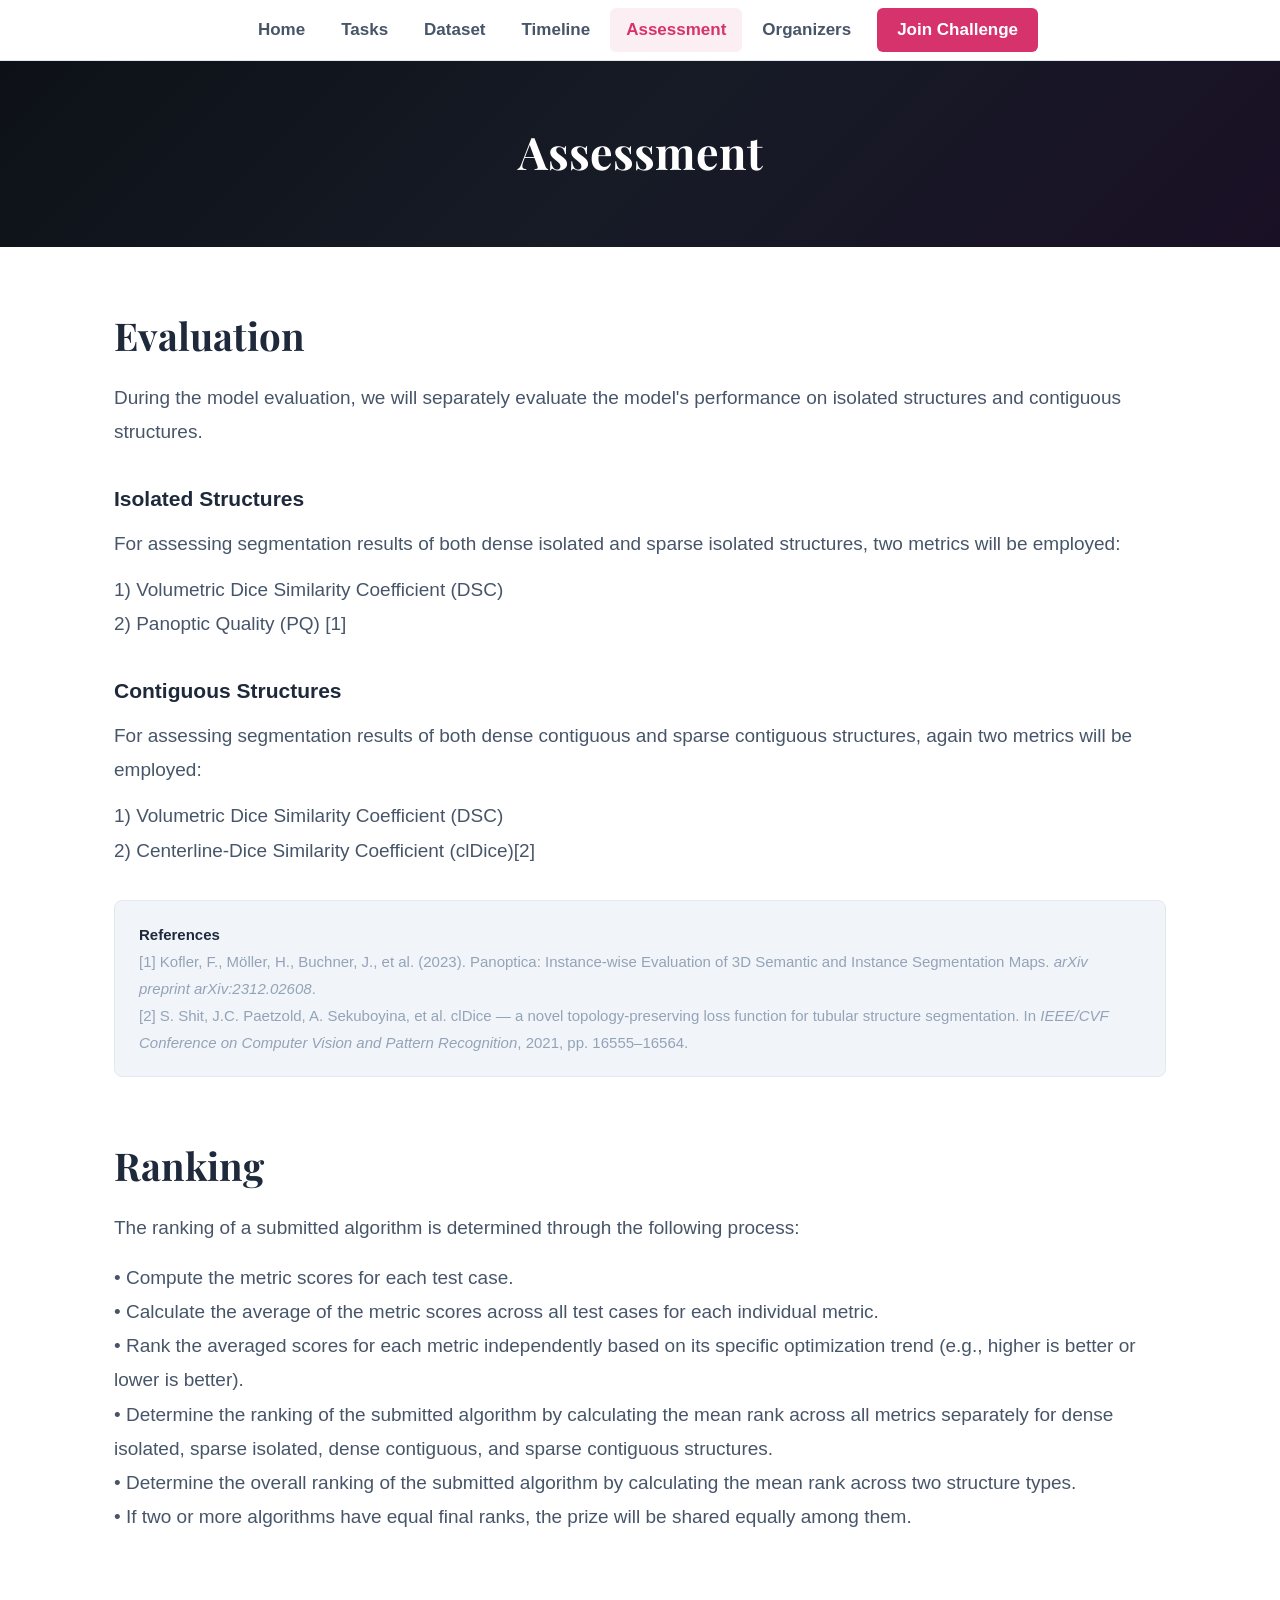
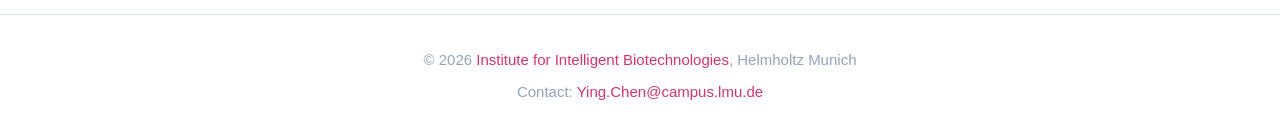
<file: Assessment.html>
<!DOCTYPE html><html lang="en"><head><meta charset="UTF-8"><meta name="viewport" content="width=device-width,initial-scale=1.0"><title>Tasks — SELMA3D 2026</title><link rel="stylesheet" href="style.css"></head><body>
<nav class="navbar" id="navbar"><div class="container nav-inner"><button class="nav-toggle" onclick="toggleNav()">☰</button><div class="nav-links"><a href="Home.html">Home</a><a href="Tasks.html">Tasks</a><a href="Dataset.html">Dataset</a><a href="Timeline.html">Timeline</a><a href="Assessment.html">Assessment</a><a href="Organizers.html">Organizers</a><a href="https://selma3d2026.grand-challenge.org/" target="_blank" class="nav-join">Join Challenge</a></div></div></nav>
<div class="page-header"><div class="hero-particles"><span></span><span></span><span></span><span></span><span></span><span></span><span></span><span></span><span></span><span></span><span></span><span></span><span></span><span></span><span></span><span></span><span></span><span></span><span></span><span></span><span></span><span></span><span></span><span></span><span></span><span></span><span></span><span></span><span></span><span></span><span></span><span></span><span></span><span></span><span></span></div><div class="container"><h1>Assessment</h1></div></div>
<div class="content"><div class="container">
 
<div class="fade-in">
    <h2>Evaluation</h2>
    <p class="prose">During the model evaluation, we will separately evaluate the model's performance on isolated structures and contiguous structures.</p>
 
    <h3 style="margin-top:32px">Isolated Structures</h3>
    <p class="prose">For assessing segmentation results of both dense isolated and sparse isolated structures, two metrics will be employed:</p>
    <p class="prose" style="margin-top:12px">
        1) Volumetric Dice Similarity Coefficient (DSC)<br>
        2) Panoptic Quality (PQ) [1]
    </p>
    <h3 style="margin-top:32px">Contiguous Structures</h3>
    <p class="prose">For assessing segmentation results of both dense contiguous and sparse contiguous structures, again two metrics will be employed:</p>
    <p class="prose" style="margin-top:12px">
        1) Volumetric Dice Similarity Coefficient (DSC)<br>
        2) Centerline-Dice Similarity Coefficient (clDice)[2]
    </p>
 
    <div style="margin-top:32px; padding:20px 24px; background:var(--surface); border:1px solid var(--border); border-radius:var(--radius-sm); font-size:15px; color:var(--text-dim); line-height:1.8;">
        <strong style="color:var(--text)">References</strong><br>
        [1] Kofler, F., Möller, H., Buchner, J., et al. (2023). Panoptica: Instance-wise Evaluation of 3D Semantic and Instance Segmentation Maps. <em>arXiv preprint arXiv:2312.02608</em>.<br>
        [2] S. Shit, J.C. Paetzold, A. Sekuboyina, et al. clDice — a novel topology-preserving loss function for tubular structure segmentation. In <em>IEEE/CVF Conference on Computer Vision and Pattern Recognition</em>, 2021, pp. 16555–16564.
    </div>
</div>
 
<div class="fade-in" style="margin-top:64px">
    <h2>Ranking</h2>
    <p class="prose">The ranking of a submitted algorithm is determined through the following process:</p>
    <p class="prose" style="margin-top:16px">
        • Compute the metric scores for each test case.<br>
        • Calculate the average of the metric scores across all test cases for each individual metric.<br>
        • Rank the averaged scores for each metric independently based on its specific optimization trend (e.g., higher is better or lower is better).<br>
        • Determine the ranking of the submitted algorithm by calculating the mean rank across all metrics separately for dense isolated, sparse isolated, dense contiguous, and sparse contiguous structures.<br>
        • Determine the overall ranking of the submitted algorithm by calculating the mean rank across two structure types.<br>
        • If two or more algorithms have equal final ranks, the prize will be shared equally among them.
    </p>
</div>
 
</div></div>
<footer class="footer"><div class="container"><p>© 2026 <a href="https://www.helmholtz-munich.de/en/bioengineering-center/ibio" target="_blank">Institute for Intelligent Biotechnologies</a>, Helmholtz Munich</p><p style="margin-top:6px">Contact: <a href="mailto:Ying.Chen@campus.lmu.de">Ying.Chen@campus.lmu.de</a></p></div></footer><script src="main.js"></script></body></html>
</file>
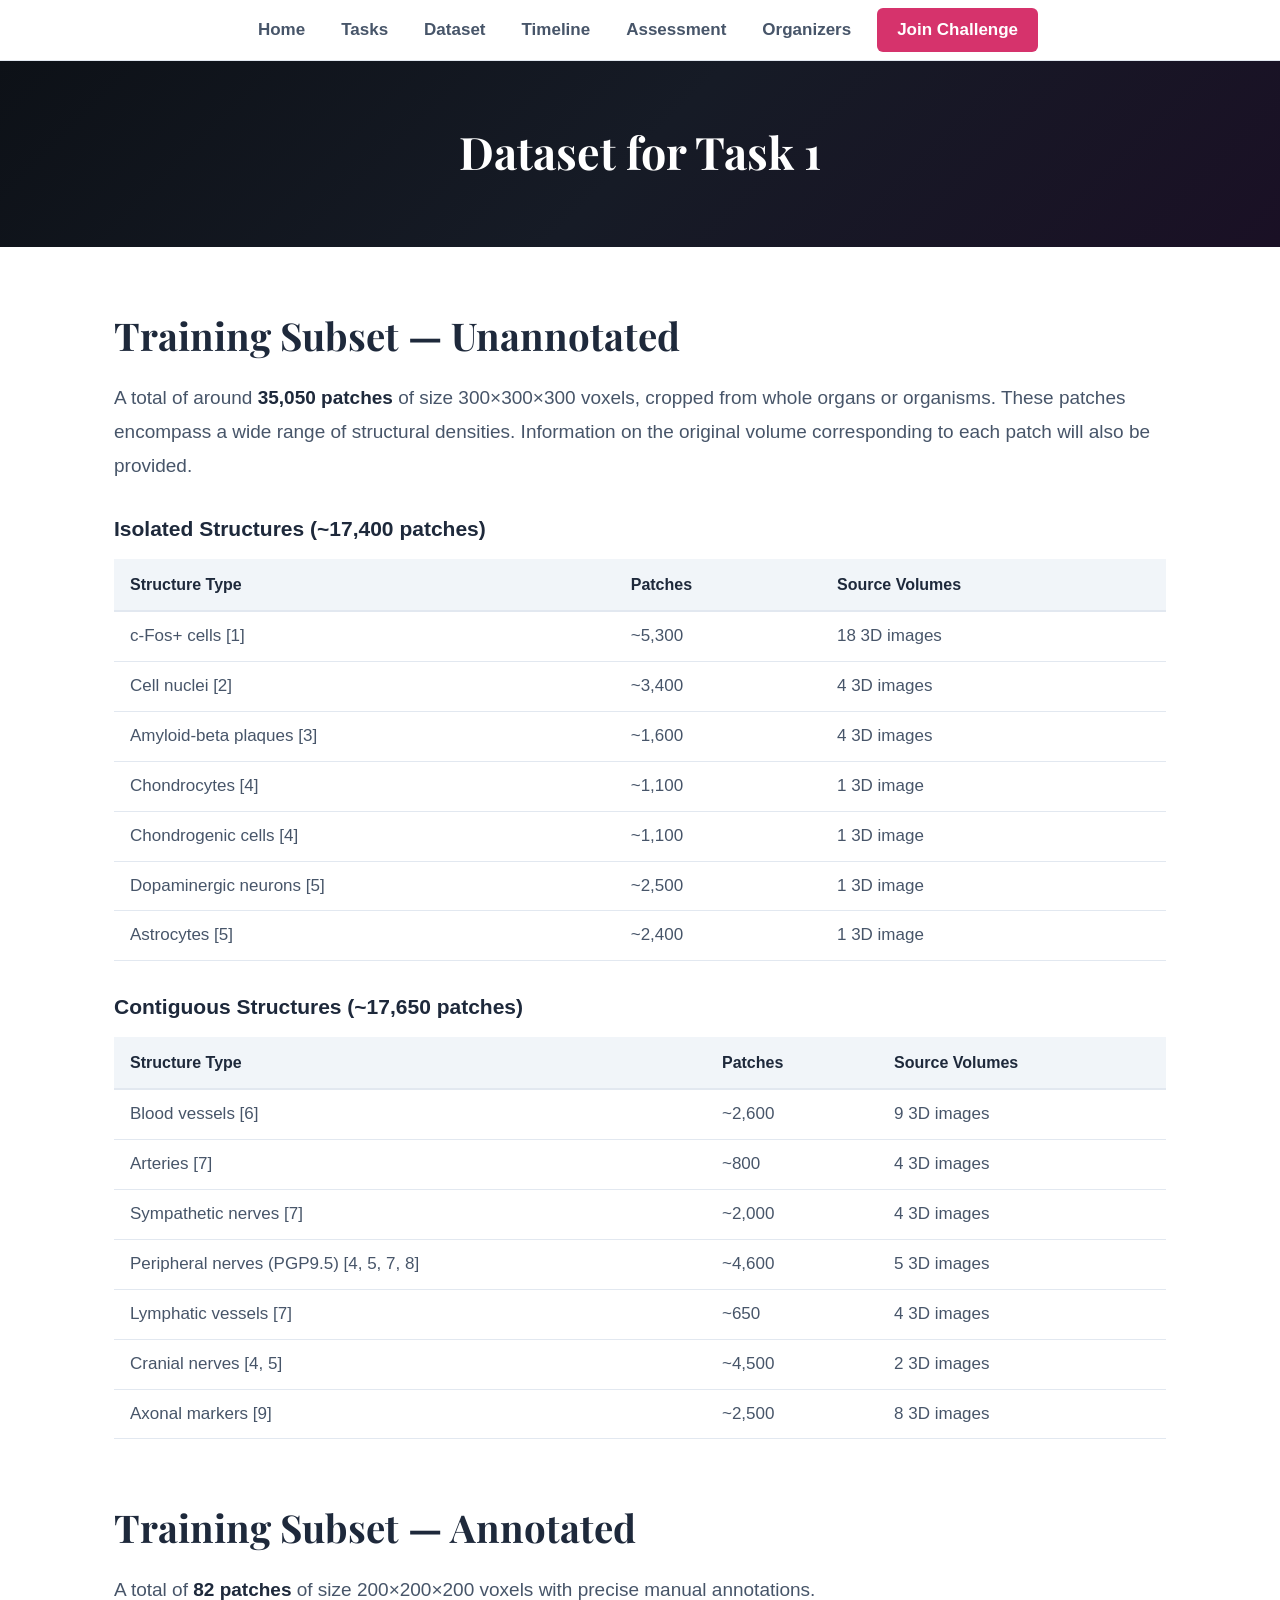
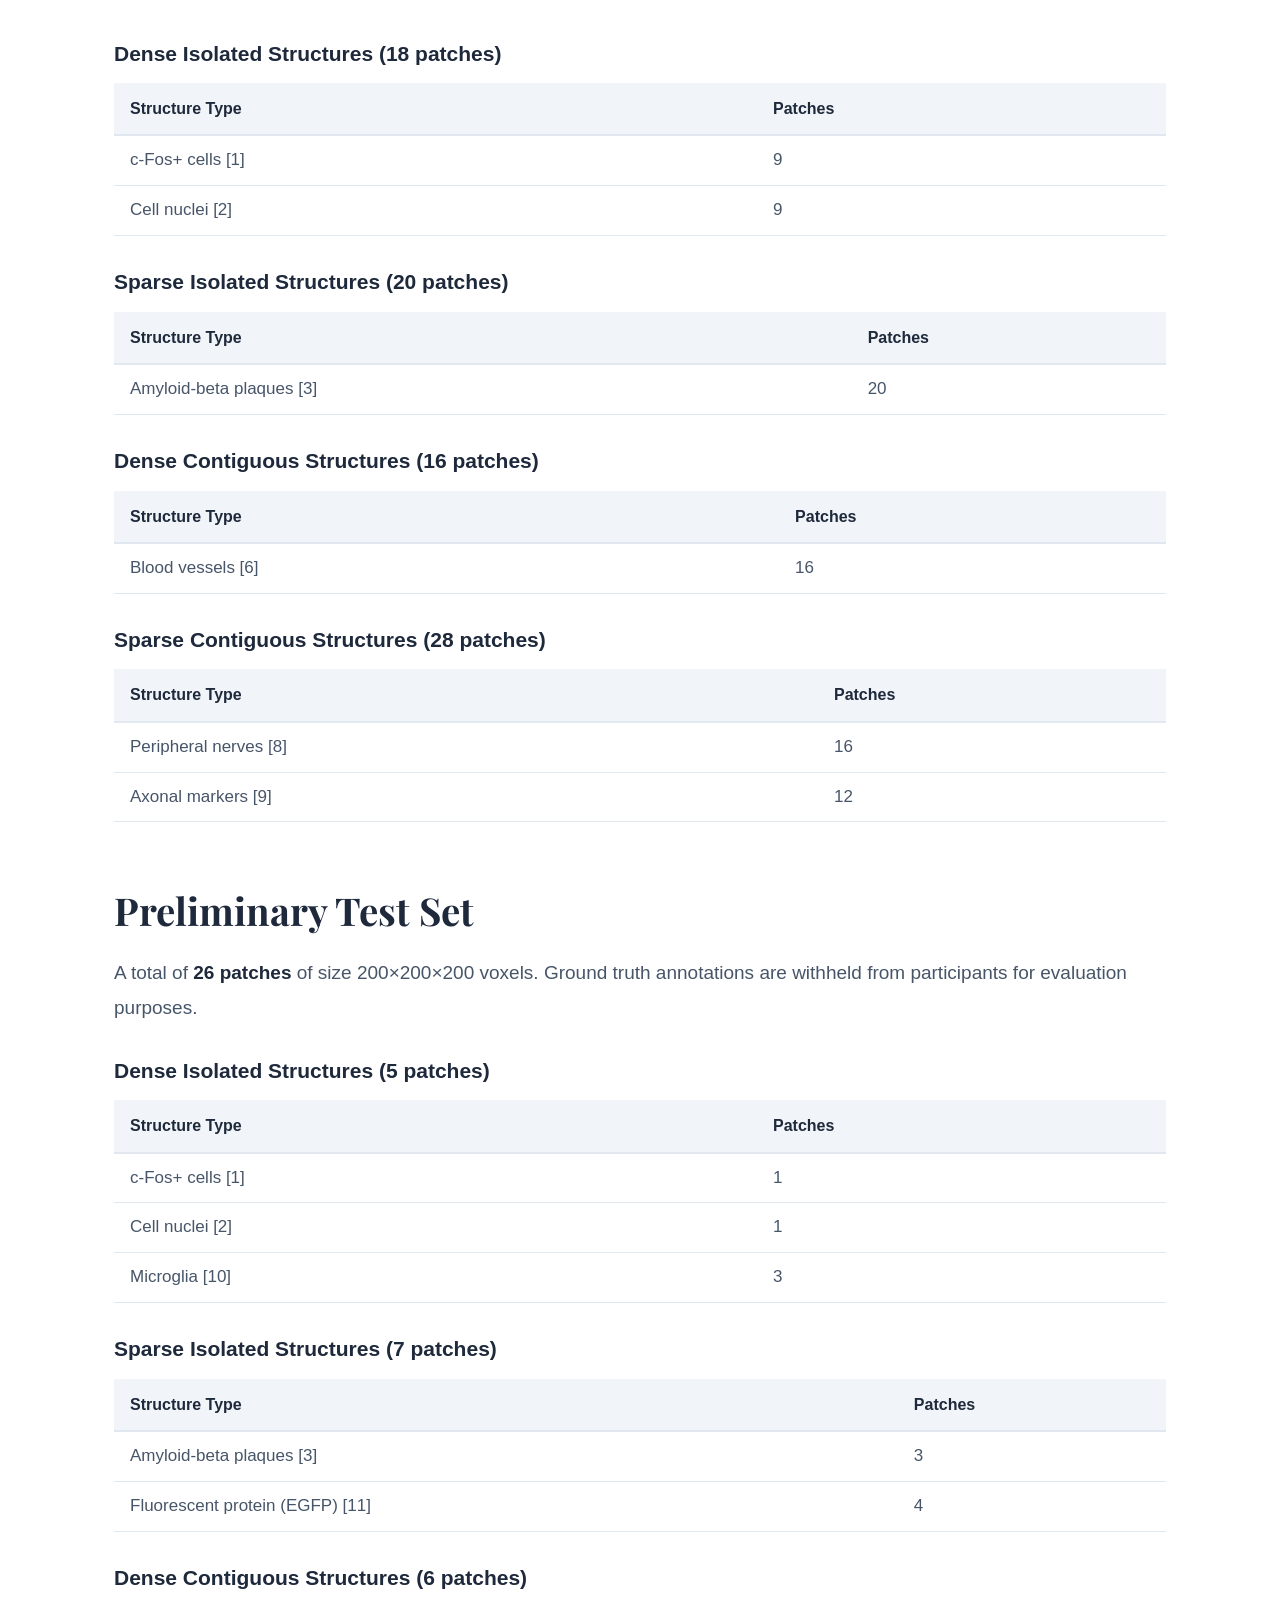
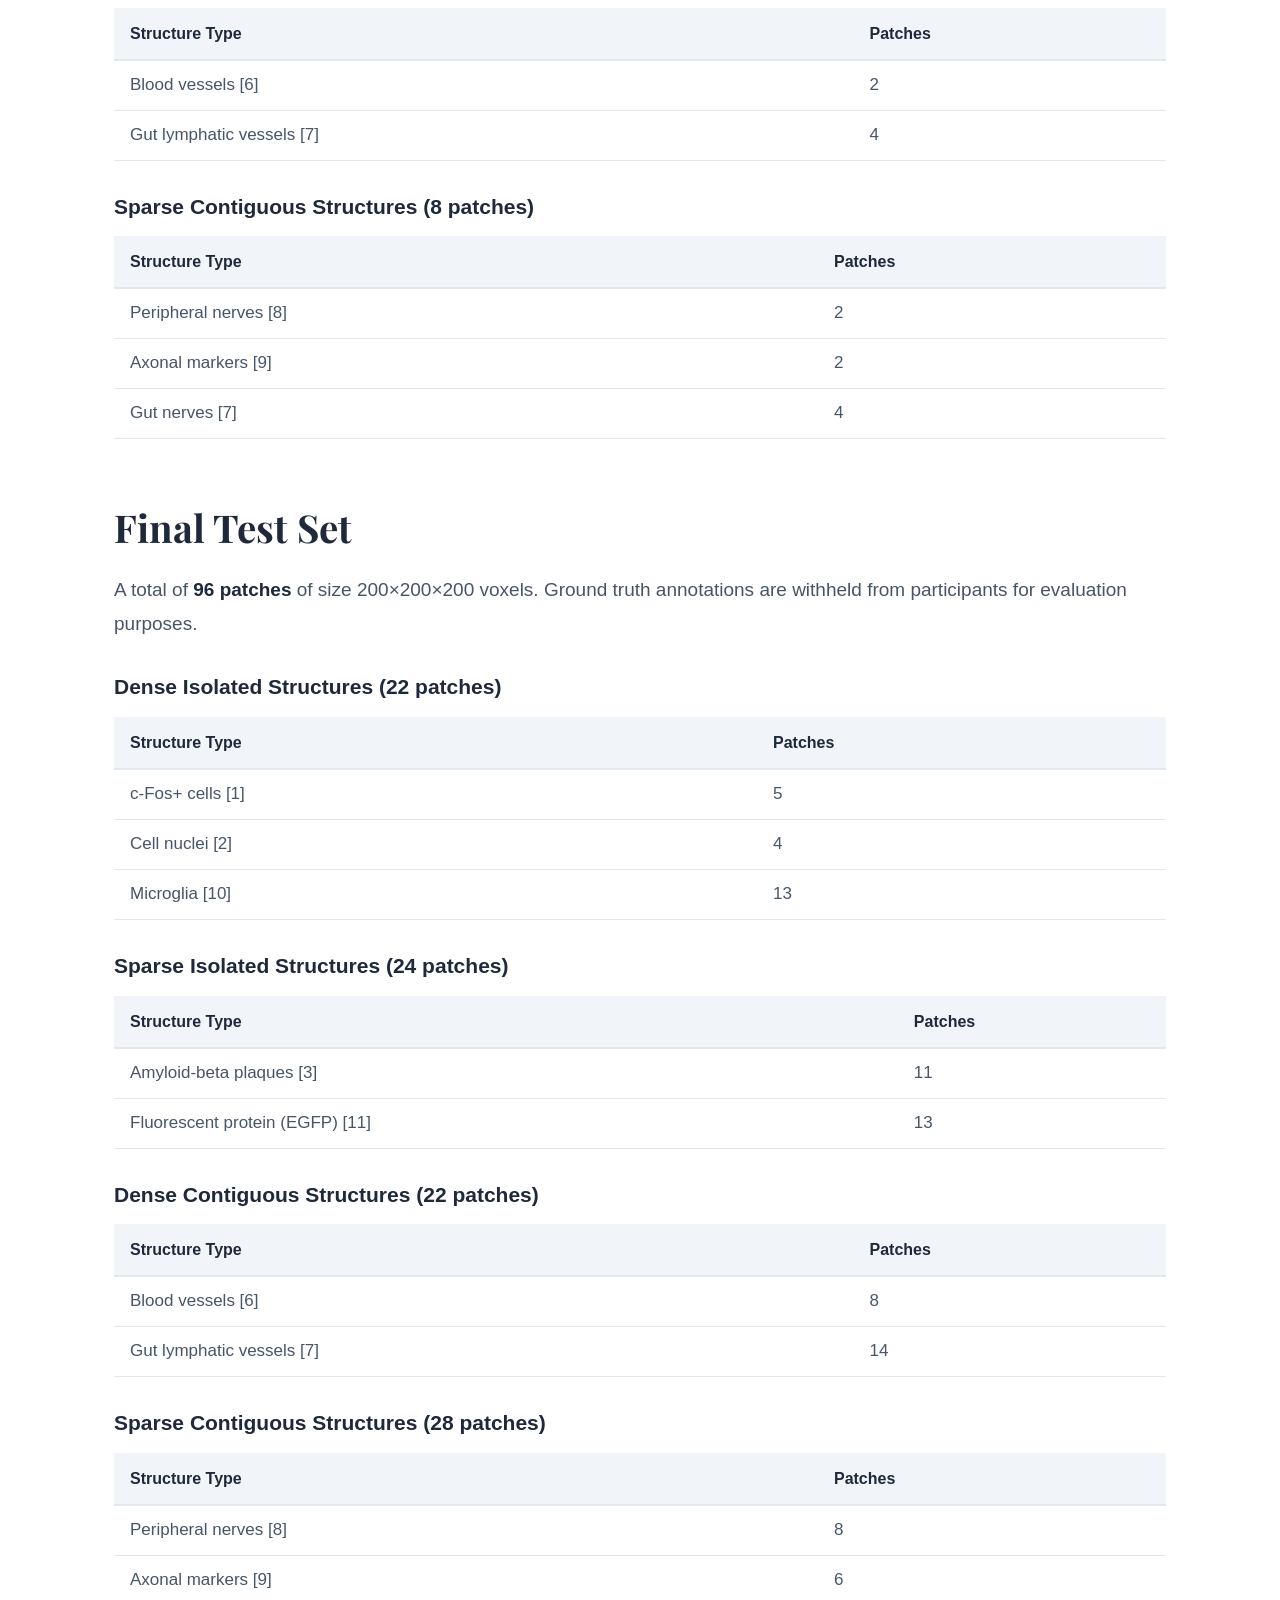
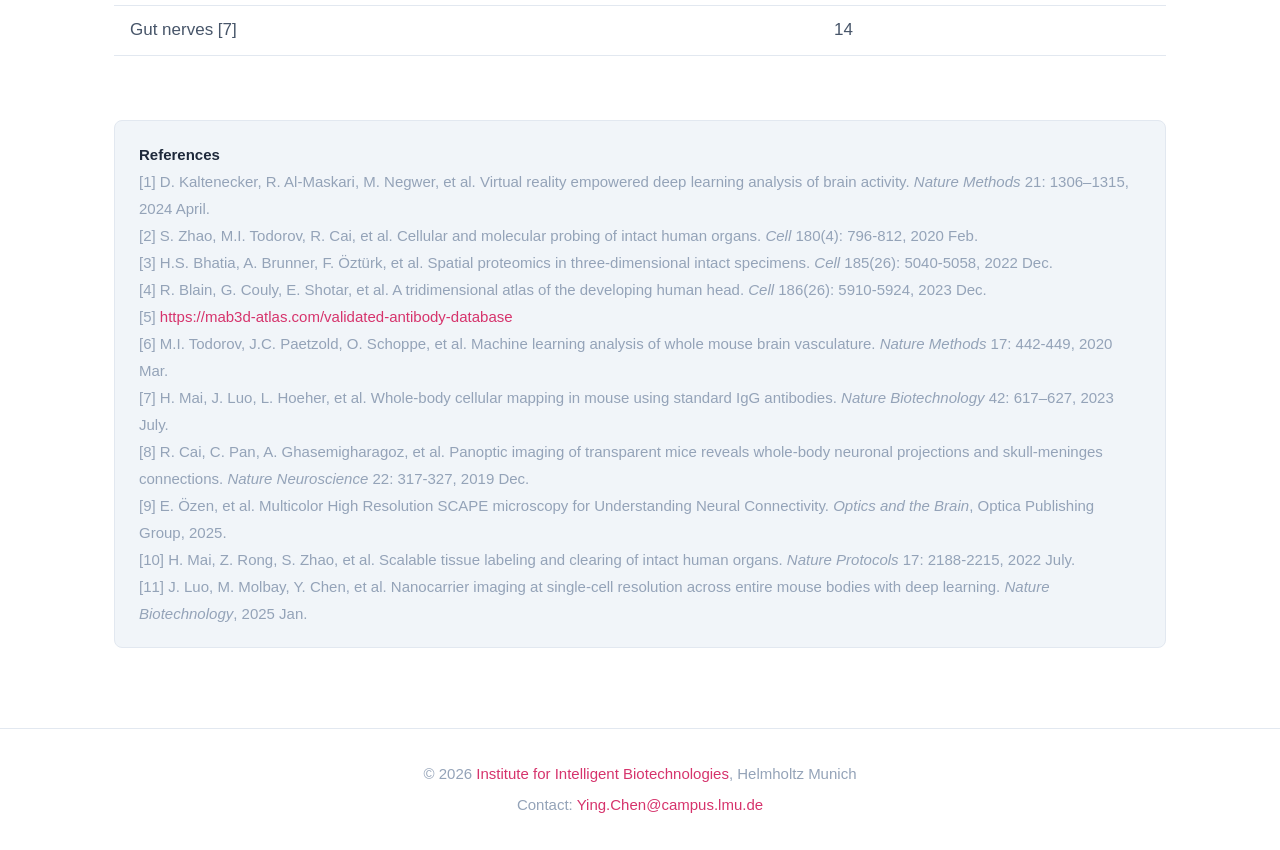
<file: Dataset-Task1.html>
<!DOCTYPE html><html lang="en"><head><meta charset="UTF-8"><meta name="viewport" content="width=device-width,initial-scale=1.0"><title>Dataset — SELMA3D 2026</title><link rel="stylesheet" href="style.css"></head><body>
<nav class="navbar" id="navbar"><div class="container nav-inner"><button class="nav-toggle" onclick="toggleNav()">☰</button><div class="nav-links"><a href="Home.html">Home</a><a href="Tasks.html">Tasks</a><a href="Dataset.html">Dataset</a><a href="Timeline.html">Timeline</a><a href="Assessment.html">Assessment</a><a href="Organizers.html">Organizers</a><a href="https://selma3d2026.grand-challenge.org/" target="_blank" class="nav-join">Join Challenge</a></div></div></nav>
<div class="page-header"><div class="hero-particles"><span></span><span></span><span></span><span></span><span></span><span></span><span></span><span></span><span></span><span></span><span></span><span></span><span></span><span></span><span></span><span></span><span></span><span></span><span></span><span></span><span></span><span></span><span></span><span></span><span></span><span></span><span></span><span></span><span></span><span></span><span></span><span></span><span></span><span></span><span></span></div><div class="container"><h1>Dataset for Task 1</h1></div></div>

<div class="content"><div class="container">

<!-- ═══ UNANNOTATED ═══ -->
<div class="fade-in">
    <h2>Training Subset — Unannotated</h2>
    <p class="prose">A total of around <strong>35,050 patches</strong> of size 300×300×300 voxels, cropped from whole organs or organisms. These patches encompass a wide range of structural densities. Information on the original volume corresponding to each patch will also be provided.</p>

    <h3 style="margin-top:28px">Isolated Structures (~17,400 patches)</h3>
    <table class="data-table">
        <thead><tr><th>Structure Type</th><th>Patches</th><th>Source Volumes</th></tr></thead>
        <tbody>
            <tr><td>c-Fos+ cells [1]</td><td>~5,300</td><td>18 3D images</td></tr>
            <tr><td>Cell nuclei [2]</td><td>~3,400</td><td>4 3D images</td></tr>
            <tr><td>Amyloid-beta plaques [3]</td><td>~1,600</td><td>4 3D images</td></tr>
            <tr><td>Chondrocytes [4]</td><td>~1,100</td><td>1 3D image</td></tr>
            <tr><td>Chondrogenic cells [4]</td><td>~1,100</td><td>1 3D image</td></tr>
            <tr><td>Dopaminergic neurons [5]</td><td>~2,500</td><td>1 3D image</td></tr>
            <tr><td>Astrocytes [5]</td><td>~2,400</td><td>1 3D image</td></tr>
        </tbody>
    </table>

    <h3 style="margin-top:28px">Contiguous Structures (~17,650 patches)</h3>
    <table class="data-table">
        <thead><tr><th>Structure Type</th><th>Patches</th><th>Source Volumes</th></tr></thead>
        <tbody>
            <tr><td>Blood vessels [6]</td><td>~2,600</td><td>9 3D images</td></tr>
            <tr><td>Arteries [7]</td><td>~800</td><td>4 3D images</td></tr>
            <tr><td>Sympathetic nerves [7]</td><td>~2,000</td><td>4 3D images</td></tr>
            <tr><td>Peripheral nerves (PGP9.5) [4, 5, 7, 8]</td><td>~4,600</td><td>5 3D images</td></tr>
            <tr><td>Lymphatic vessels [7]</td><td>~650</td><td>4 3D images</td></tr>
            <tr><td>Cranial nerves [4, 5]</td><td>~4,500</td><td>2 3D images</td></tr>
            <tr><td>Axonal markers [9]</td><td>~2,500</td><td>8 3D images</td></tr>
        </tbody>
    </table>
</div>

<!-- ═══ ANNOTATED ═══ -->
<div class="fade-in" style="margin-top:64px">
    <h2>Training Subset — Annotated</h2>
    <p class="prose">A total of <strong>82 patches</strong> of size 200×200×200 voxels with precise manual annotations.</p>

    <h3 style="margin-top:28px">Dense Isolated Structures (18 patches)</h3>
    <table class="data-table">
        <thead><tr><th>Structure Type</th><th>Patches</th></tr></thead>
        <tbody>
            <tr><td>c-Fos+ cells [1]</td><td>9</td></tr>
            <tr><td>Cell nuclei [2]</td><td>9</td></tr>
        </tbody>
    </table>

    <h3 style="margin-top:28px">Sparse Isolated Structures (20 patches)</h3>
    <table class="data-table">
        <thead><tr><th>Structure Type</th><th>Patches</th></tr></thead>
        <tbody>
            <tr><td>Amyloid-beta plaques [3]</td><td>20</td></tr>
        </tbody>
    </table>

    <h3 style="margin-top:28px">Dense Contiguous Structures (16 patches)</h3>
    <table class="data-table">
        <thead><tr><th>Structure Type</th><th>Patches</th></tr></thead>
        <tbody>
            <tr><td>Blood vessels [6]</td><td>16</td></tr>
        </tbody>
    </table>

    <h3 style="margin-top:28px">Sparse Contiguous Structures (28 patches)</h3>
    <table class="data-table">
        <thead><tr><th>Structure Type</th><th>Patches</th></tr></thead>
        <tbody>
            <tr><td>Peripheral nerves [8]</td><td>16</td></tr>
            <tr><td>Axonal markers [9]</td><td>12</td></tr>
        </tbody>
    </table>
</div>

<!-- ═══ PRELIMINARY TEST ═══ -->
<div class="fade-in" style="margin-top:64px">
    <h2>Preliminary Test Set</h2>
    <p class="prose">A total of <strong>26 patches</strong> of size 200×200×200 voxels. Ground truth annotations are withheld from participants for evaluation purposes.</p>

    <h3 style="margin-top:28px">Dense Isolated Structures (5 patches)</h3>
    <table class="data-table">
        <thead><tr><th>Structure Type</th><th>Patches</th></tr></thead>
        <tbody>
            <tr><td>c-Fos+ cells [1]</td><td>1</td></tr>
            <tr><td>Cell nuclei [2]</td><td>1</td></tr>
            <tr><td>Microglia [10]</td><td>3</td></tr>
        </tbody>
    </table>

    <h3 style="margin-top:28px">Sparse Isolated Structures (7 patches)</h3>
    <table class="data-table">
        <thead><tr><th>Structure Type</th><th>Patches</th></tr></thead>
        <tbody>
            <tr><td>Amyloid-beta plaques [3]</td><td>3</td></tr>
            <tr><td>Fluorescent protein (EGFP) [11]</td><td>4</td></tr>
        </tbody>
    </table>

    <h3 style="margin-top:28px">Dense Contiguous Structures (6 patches)</h3>
    <table class="data-table">
        <thead><tr><th>Structure Type</th><th>Patches</th></tr></thead>
        <tbody>
            <tr><td>Blood vessels [6]</td><td>2</td></tr>
            <tr><td>Gut lymphatic vessels [7]</td><td>4</td></tr>
        </tbody>
    </table>

    <h3 style="margin-top:28px">Sparse Contiguous Structures (8 patches)</h3>
    <table class="data-table">
        <thead><tr><th>Structure Type</th><th>Patches</th></tr></thead>
        <tbody>
            <tr><td>Peripheral nerves [8]</td><td>2</td></tr>
            <tr><td>Axonal markers [9]</td><td>2</td></tr>
            <tr><td>Gut nerves [7]</td><td>4</td></tr>
        </tbody>
    </table>
</div>

<!-- ═══ FINAL TEST ═══ -->
<div class="fade-in" style="margin-top:64px">
    <h2>Final Test Set</h2>
    <p class="prose">A total of <strong>96 patches</strong> of size 200×200×200 voxels. Ground truth annotations are withheld from participants for evaluation purposes.</p>

    <h3 style="margin-top:28px">Dense Isolated Structures (22 patches)</h3>
    <table class="data-table">
        <thead><tr><th>Structure Type</th><th>Patches</th></tr></thead>
        <tbody>
            <tr><td>c-Fos+ cells [1]</td><td>5</td></tr>
            <tr><td>Cell nuclei [2]</td><td>4</td></tr>
            <tr><td>Microglia [10]</td><td>13</td></tr>
        </tbody>
    </table>

    <h3 style="margin-top:28px">Sparse Isolated Structures (24 patches)</h3>
    <table class="data-table">
        <thead><tr><th>Structure Type</th><th>Patches</th></tr></thead>
        <tbody>
            <tr><td>Amyloid-beta plaques [3]</td><td>11</td></tr>
            <tr><td>Fluorescent protein (EGFP) [11]</td><td>13</td></tr>
        </tbody>
    </table>

    <h3 style="margin-top:28px">Dense Contiguous Structures (22 patches)</h3>
    <table class="data-table">
        <thead><tr><th>Structure Type</th><th>Patches</th></tr></thead>
        <tbody>
            <tr><td>Blood vessels [6]</td><td>8</td></tr>
            <tr><td>Gut lymphatic vessels [7]</td><td>14</td></tr>
        </tbody>
    </table>

    <h3 style="margin-top:28px">Sparse Contiguous Structures (28 patches)</h3>
    <table class="data-table">
        <thead><tr><th>Structure Type</th><th>Patches</th></tr></thead>
        <tbody>
            <tr><td>Peripheral nerves [8]</td><td>8</td></tr>
            <tr><td>Axonal markers [9]</td><td>6</td></tr>
            <tr><td>Gut nerves [7]</td><td>14</td></tr>
        </tbody>
    </table>
</div>

<!-- ═══ REFERENCES ═══ -->
<div class="fade-in" style="margin-top:64px">
    <div style="padding:20px 24px; background:var(--surface); border:1px solid var(--border); border-radius:var(--radius-sm); font-size:15px; color:var(--text-dim); line-height:1.8;">
        <strong style="color:var(--text)">References</strong><br>
        [1] D. Kaltenecker, R. Al-Maskari, M. Negwer, et al. Virtual reality empowered deep learning analysis of brain activity. <em>Nature Methods</em> 21: 1306–1315, 2024 April.<br>
        [2] S. Zhao, M.I. Todorov, R. Cai, et al. Cellular and molecular probing of intact human organs. <em>Cell</em> 180(4): 796-812, 2020 Feb.<br>
        [3] H.S. Bhatia, A. Brunner, F. Öztürk, et al. Spatial proteomics in three-dimensional intact specimens. <em>Cell</em> 185(26): 5040-5058, 2022 Dec.<br>
        [4] R. Blain, G. Couly, E. Shotar, et al. A tridimensional atlas of the developing human head. <em>Cell</em> 186(26): 5910-5924, 2023 Dec.<br>
        [5] <a href="https://mab3d-atlas.com/validated-antibody-database" target="_blank">https://mab3d-atlas.com/validated-antibody-database</a><br>
        [6] M.I. Todorov, J.C. Paetzold, O. Schoppe, et al. Machine learning analysis of whole mouse brain vasculature. <em>Nature Methods</em> 17: 442-449, 2020 Mar.<br>
        [7] H. Mai, J. Luo, L. Hoeher, et al. Whole-body cellular mapping in mouse using standard IgG antibodies. <em>Nature Biotechnology</em> 42: 617–627, 2023 July.<br>
        [8] R. Cai, C. Pan, A. Ghasemigharagoz, et al. Panoptic imaging of transparent mice reveals whole-body neuronal projections and skull-meninges connections. <em>Nature Neuroscience</em> 22: 317-327, 2019 Dec.<br>
        [9] E. Özen, et al. Multicolor High Resolution SCAPE microscopy for Understanding Neural Connectivity. <em>Optics and the Brain</em>, Optica Publishing Group, 2025.<br>
        [10] H. Mai, Z. Rong, S. Zhao, et al. Scalable tissue labeling and clearing of intact human organs. <em>Nature Protocols</em> 17: 2188-2215, 2022 July.<br>
        [11] J. Luo, M. Molbay, Y. Chen, et al. Nanocarrier imaging at single-cell resolution across entire mouse bodies with deep learning. <em>Nature Biotechnology</em>, 2025 Jan.
    </div>
</div>

</div></div>
<footer class="footer"><div class="container"><p>© 2026 <a href="https://www.helmholtz-munich.de/en/bioengineering-center/ibio" target="_blank">Institute for Intelligent Biotechnologies</a>, Helmholtz Munich</p><p style="margin-top:6px">Contact: <a href="mailto:Ying.Chen@campus.lmu.de">Ying.Chen@campus.lmu.de</a></p></div></footer><script src="main.js"></script></body></html>
</file>
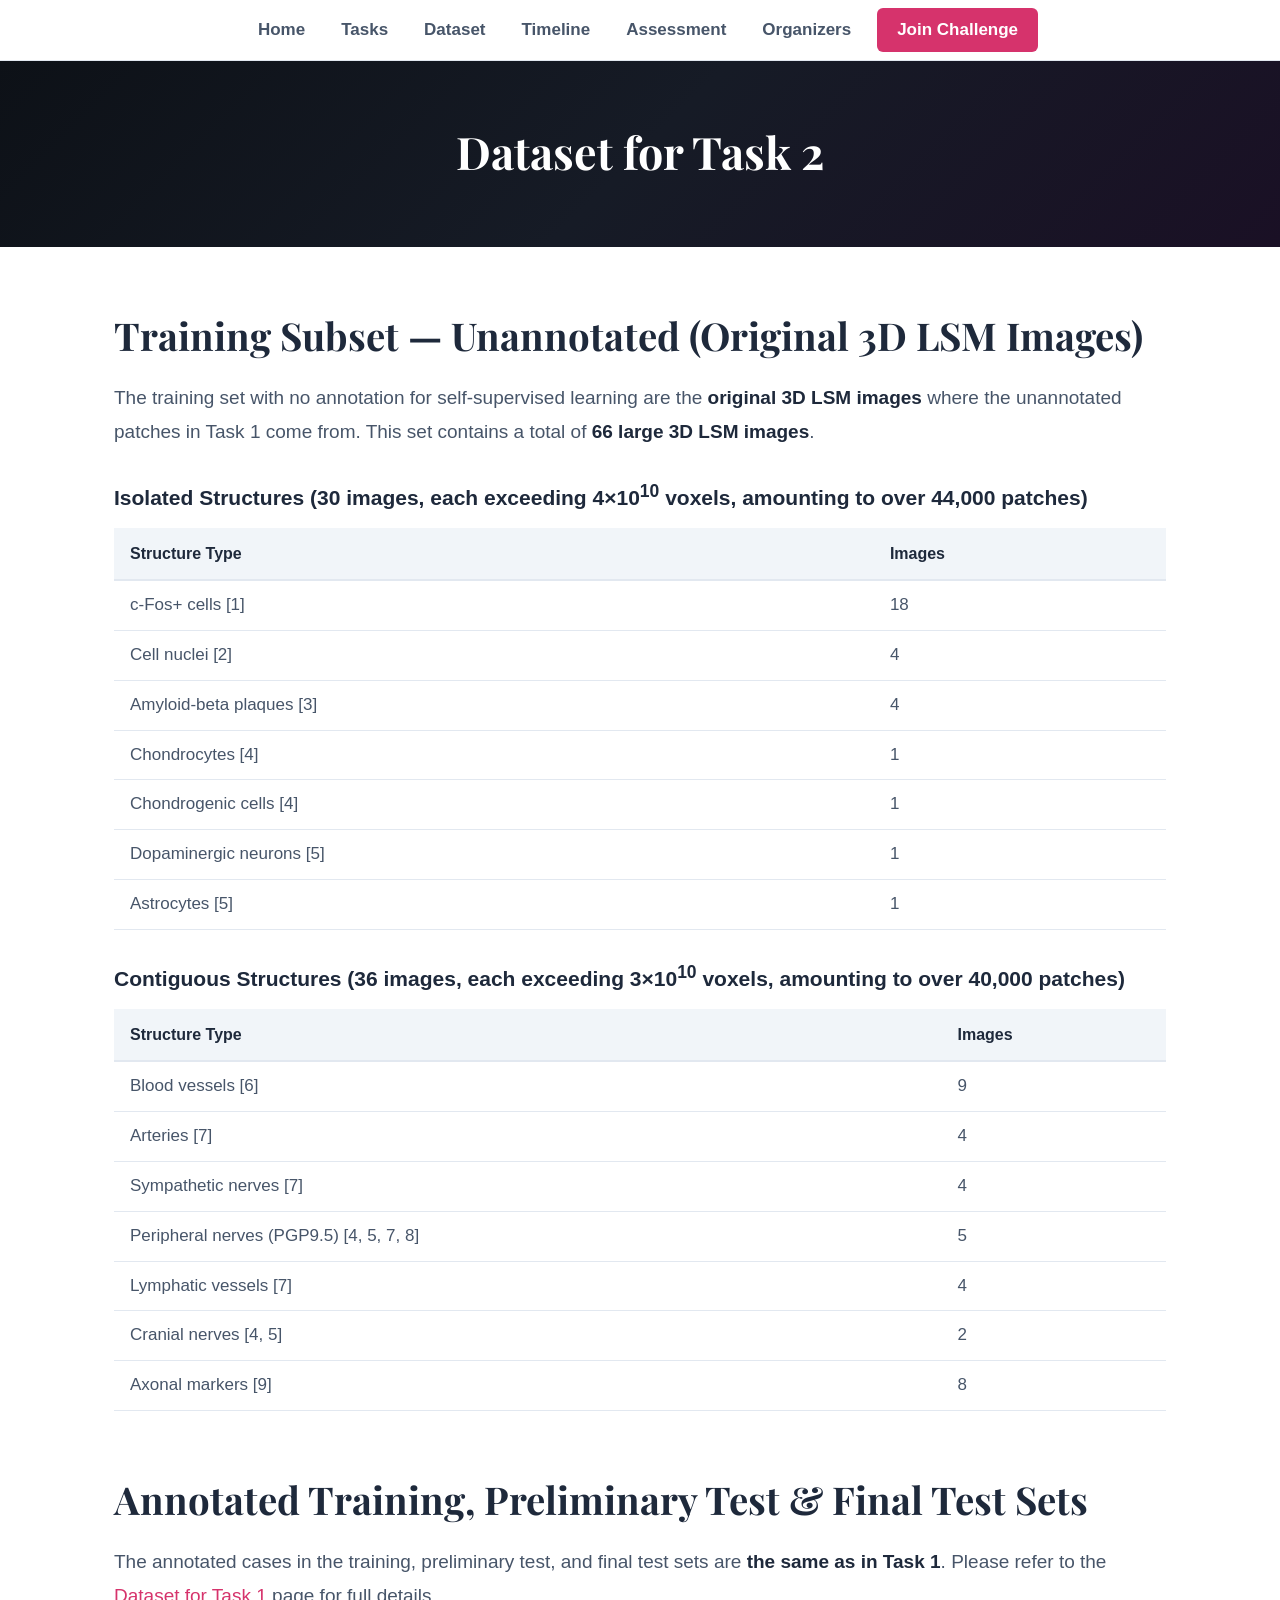
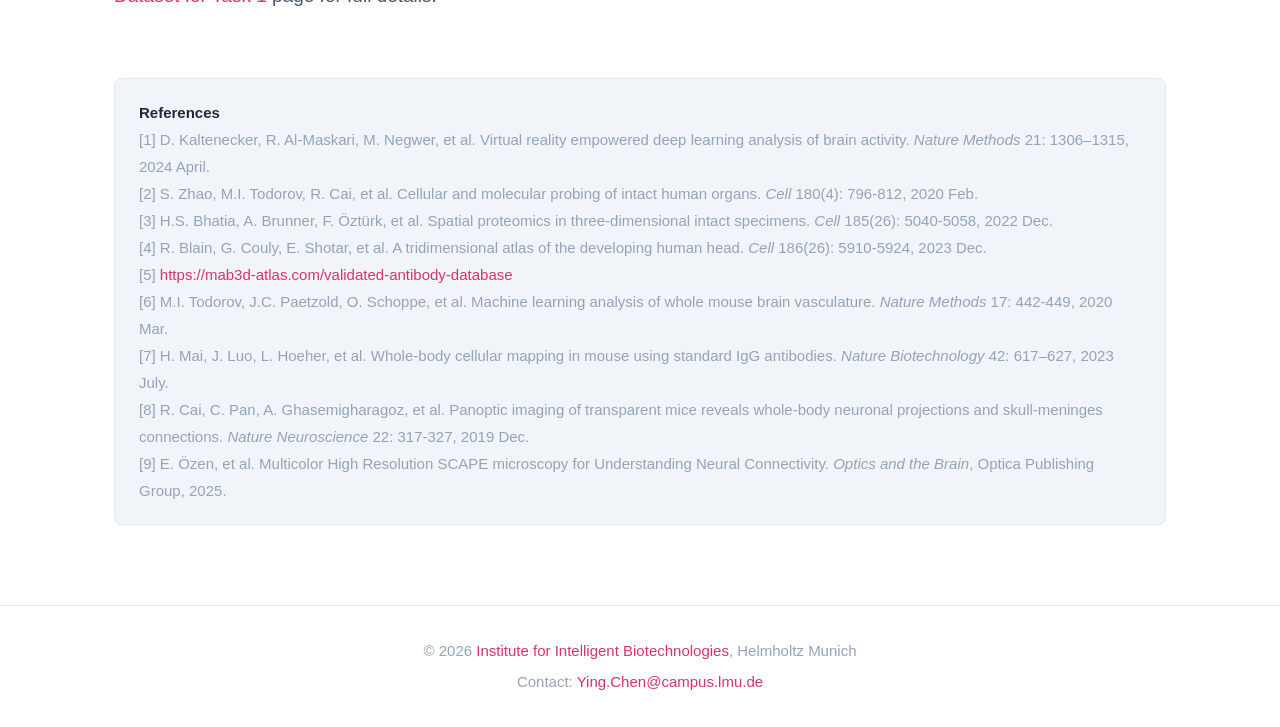
<file: Dataset-Task2.html>
<!DOCTYPE html><html lang="en"><head><meta charset="UTF-8"><meta name="viewport" content="width=device-width,initial-scale=1.0"><title>Dataset for Task 2 — SELMA3D 2026</title><link rel="stylesheet" href="style.css"></head><body>
<nav class="navbar" id="navbar"><div class="container nav-inner"><button class="nav-toggle" onclick="toggleNav()">☰</button><div class="nav-links"><a href="Home.html">Home</a><a href="Tasks.html">Tasks</a><a href="Dataset.html">Dataset</a><a href="Timeline.html">Timeline</a><a href="Assessment.html">Assessment</a><a href="Organizers.html">Organizers</a><a href="https://selma3d2026.grand-challenge.org/" target="_blank" class="nav-join">Join Challenge</a></div></div></nav>
<div class="page-header"><div class="hero-particles"><span></span><span></span><span></span><span></span><span></span><span></span><span></span><span></span><span></span><span></span><span></span><span></span><span></span><span></span><span></span><span></span><span></span><span></span><span></span><span></span><span></span><span></span><span></span><span></span><span></span><span></span><span></span><span></span><span></span><span></span><span></span><span></span><span></span><span></span><span></span></div><div class="container"><h1>Dataset for Task 2</h1></div></div>

<div class="content"><div class="container">

<div class="fade-in">
    <h2>Training Subset — Unannotated (Original 3D LSM Images)</h2>
    <p class="prose">The training set with no annotation for self-supervised learning are the <strong>original 3D LSM images</strong> where the unannotated patches in Task 1 come from. This set contains a total of <strong>66 large 3D LSM images</strong>.</p>

    <h3 style="margin-top:28px">Isolated Structures (30 images, each exceeding 4×10<sup>10</sup> voxels, amounting to over 44,000 patches)</h3>
    <table class="data-table">
        <thead><tr><th>Structure Type</th><th>Images</th></tr></thead>
        <tbody>
            <tr><td>c-Fos+ cells [1]</td><td>18</td></tr>
            <tr><td>Cell nuclei [2]</td><td>4</td></tr>
            <tr><td>Amyloid-beta plaques [3]</td><td>4</td></tr>
            <tr><td>Chondrocytes [4]</td><td>1</td></tr>
            <tr><td>Chondrogenic cells [4]</td><td>1</td></tr>
            <tr><td>Dopaminergic neurons [5]</td><td>1</td></tr>
            <tr><td>Astrocytes [5]</td><td>1</td></tr>
        </tbody>
    </table>

    <h3 style="margin-top:28px">Contiguous Structures (36 images, each exceeding 3×10<sup>10</sup> voxels, amounting to over 40,000 patches)</h3>
    <table class="data-table">
        <thead><tr><th>Structure Type</th><th>Images</th></tr></thead>
        <tbody>
            <tr><td>Blood vessels [6]</td><td>9</td></tr>
            <tr><td>Arteries [7]</td><td>4</td></tr>
            <tr><td>Sympathetic nerves [7]</td><td>4</td></tr>
            <tr><td>Peripheral nerves (PGP9.5) [4, 5, 7, 8]</td><td>5</td></tr>
            <tr><td>Lymphatic vessels [7]</td><td>4</td></tr>
            <tr><td>Cranial nerves [4, 5]</td><td>2</td></tr>
            <tr><td>Axonal markers [9]</td><td>8</td></tr>
        </tbody>
    </table>
</div>

<div class="fade-in" style="margin-top:64px">
    <h2>Annotated Training, Preliminary Test &amp; Final Test Sets</h2>
    <p class="prose">The annotated cases in the training, preliminary test, and final test sets are <strong>the same as in Task 1</strong>. Please refer to the <a href="Dataset-Task1.html">Dataset for Task 1</a> page for full details.</p>
</div>

<div class="fade-in" style="margin-top:64px">
    <div style="padding:20px 24px; background:var(--surface); border:1px solid var(--border); border-radius:var(--radius-sm); font-size:15px; color:var(--text-dim); line-height:1.8;">
        <strong style="color:var(--text)">References</strong><br>
        [1] D. Kaltenecker, R. Al-Maskari, M. Negwer, et al. Virtual reality empowered deep learning analysis of brain activity. <em>Nature Methods</em> 21: 1306–1315, 2024 April.<br>
        [2] S. Zhao, M.I. Todorov, R. Cai, et al. Cellular and molecular probing of intact human organs. <em>Cell</em> 180(4): 796-812, 2020 Feb.<br>
        [3] H.S. Bhatia, A. Brunner, F. Öztürk, et al. Spatial proteomics in three-dimensional intact specimens. <em>Cell</em> 185(26): 5040-5058, 2022 Dec.<br>
        [4] R. Blain, G. Couly, E. Shotar, et al. A tridimensional atlas of the developing human head. <em>Cell</em> 186(26): 5910-5924, 2023 Dec.<br>
        [5] <a href="https://mab3d-atlas.com/validated-antibody-database" target="_blank">https://mab3d-atlas.com/validated-antibody-database</a><br>
        [6] M.I. Todorov, J.C. Paetzold, O. Schoppe, et al. Machine learning analysis of whole mouse brain vasculature. <em>Nature Methods</em> 17: 442-449, 2020 Mar.<br>
        [7] H. Mai, J. Luo, L. Hoeher, et al. Whole-body cellular mapping in mouse using standard IgG antibodies. <em>Nature Biotechnology</em> 42: 617–627, 2023 July.<br>
        [8] R. Cai, C. Pan, A. Ghasemigharagoz, et al. Panoptic imaging of transparent mice reveals whole-body neuronal projections and skull-meninges connections. <em>Nature Neuroscience</em> 22: 317-327, 2019 Dec.<br>
        [9] E. Özen, et al. Multicolor High Resolution SCAPE microscopy for Understanding Neural Connectivity. <em>Optics and the Brain</em>, Optica Publishing Group, 2025.
    </div>
</div>

</div></div>
<footer class="footer"><div class="container"><p>© 2026 <a href="https://www.helmholtz-munich.de/en/bioengineering-center/ibio" target="_blank">Institute for Intelligent Biotechnologies</a>, Helmholtz Munich</p><p style="margin-top:6px">Contact: <a href="mailto:Ying.Chen@campus.lmu.de">Ying.Chen@campus.lmu.de</a></p></div></footer><script src="main.js"></script></body></html>
</file>
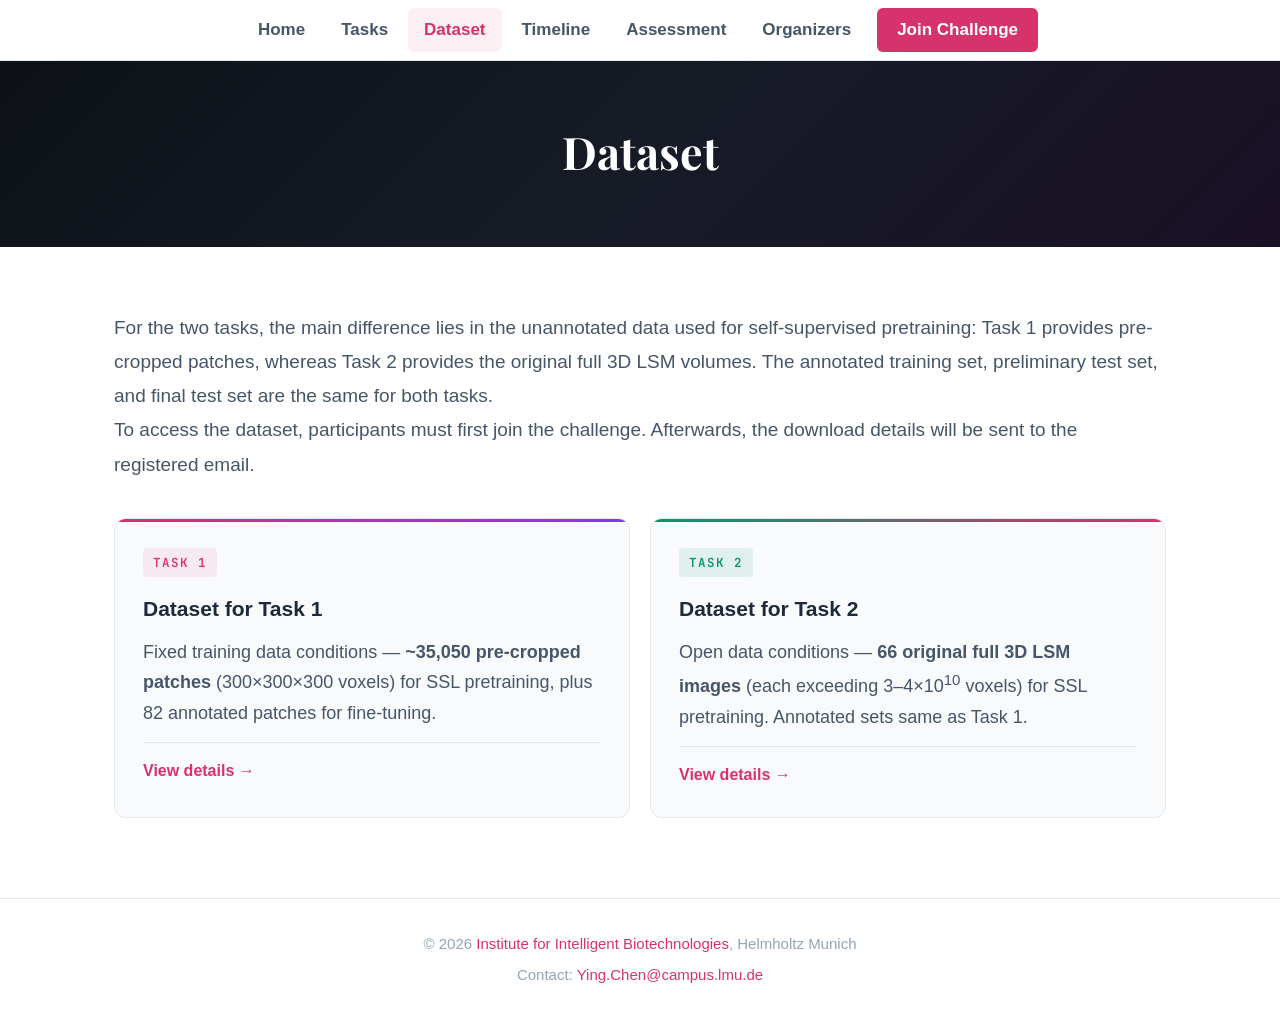
<file: Dataset.html>
<!DOCTYPE html><html lang="en"><head><meta charset="UTF-8"><meta name="viewport" content="width=device-width,initial-scale=1.0"><title>Dataset — SELMA3D 2026</title><link rel="stylesheet" href="style.css"></head><body>
<nav class="navbar" id="navbar"><div class="container nav-inner"><button class="nav-toggle" onclick="toggleNav()">☰</button><div class="nav-links"><a href="Home.html">Home</a><a href="Tasks.html">Tasks</a><a href="Dataset.html">Dataset</a><a href="Timeline.html">Timeline</a><a href="Assessment.html">Assessment</a><a href="Organizers.html">Organizers</a><a href="https://selma3d2026.grand-challenge.org/" target="_blank" class="nav-join">Join Challenge</a></div></div></nav>
<div class="page-header"><div class="hero-particles"><span></span><span></span><span></span><span></span><span></span><span></span><span></span><span></span><span></span><span></span><span></span><span></span><span></span><span></span><span></span><span></span><span></span><span></span><span></span><span></span><span></span><span></span><span></span><span></span><span></span><span></span><span></span><span></span><span></span><span></span><span></span><span></span><span></span><span></span><span></span></div><div class="container"><h1>Dataset</h1></div></div>

<div class="content"><div class="container">
<div class="fade-in">
    <p class="prose">For the two tasks, the main difference lies in the unannotated data used for self-supervised pretraining: Task 1 provides pre-cropped patches, whereas Task 2 provides the original full 3D LSM volumes. The annotated training set, preliminary test set, and final test set are the same for both tasks. 
        <br>
        To access the dataset, participants must first join the challenge. Afterwards, the download details will be sent to the registered email.</p>

    <div class="card-grid" style="margin-top:36px">
        <a href="Dataset-Task1.html" class="card" style="text-decoration:none; color:inherit;">
            <span class="card-tag">Task 1</span>
            <h3>Dataset for Task 1</h3>
            <p>Fixed training data conditions — <strong>~35,050 pre-cropped patches</strong> (300×300×300 voxels) for SSL pretraining, plus 82 annotated patches for fine-tuning.</p>
            <div class="card-footer" style="color:var(--accent); font-weight:600;">View details →</div>
        </a>
        <a href="Dataset-Task2.html" class="card" style="text-decoration:none; color:inherit;">
            <span class="card-tag">Task 2</span>
            <h3>Dataset for Task 2</h3>
            <p>Open data conditions — <strong>66 original full 3D LSM images</strong> (each exceeding 3–4×10<sup>10</sup> voxels) for SSL pretraining. Annotated sets same as Task 1.</p>
            <div class="card-footer" style="color:var(--accent); font-weight:600;">View details →</div>
        </a>
    </div>
</div>
</div></div>
<footer class="footer"><div class="container"><p>© 2026 <a href="https://www.helmholtz-munich.de/en/bioengineering-center/ibio" target="_blank">Institute for Intelligent Biotechnologies</a>, Helmholtz Munich</p><p style="margin-top:6px">Contact: <a href="mailto:Ying.Chen@campus.lmu.de">Ying.Chen@campus.lmu.de</a></p></div></footer><script src="main.js"></script></body></html>
</file>
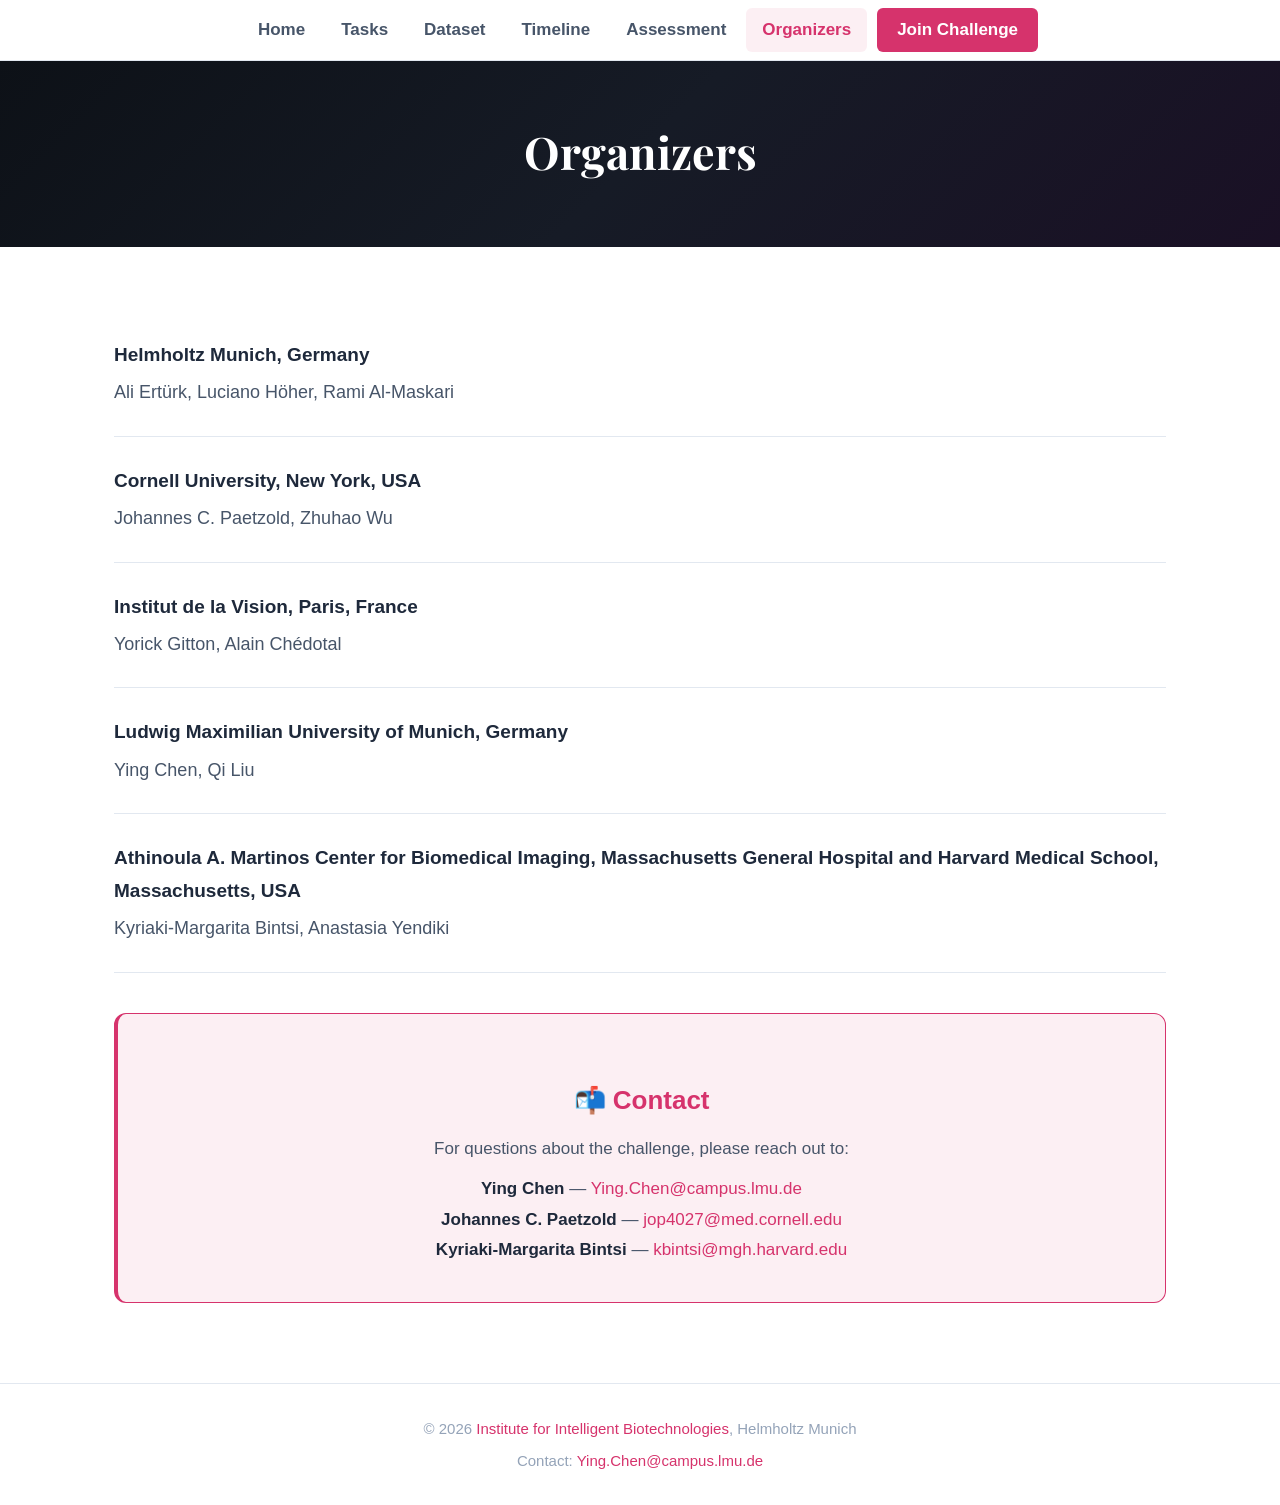
<file: Organizers.html>
<!DOCTYPE html><html lang="en"><head><meta charset="UTF-8"><meta name="viewport" content="width=device-width,initial-scale=1.0"><title>Tasks — SELMA3D 2026</title><link rel="stylesheet" href="style.css"></head><body>
<nav class="navbar" id="navbar"><div class="container nav-inner"><button class="nav-toggle" onclick="toggleNav()">☰</button><div class="nav-links"><a href="Home.html">Home</a><a href="Tasks.html">Tasks</a><a href="Dataset.html">Dataset</a><a href="Timeline.html">Timeline</a><a href="Assessment.html">Assessment</a><a href="Organizers.html">Organizers</a><a href="https://selma3d2026.grand-challenge.org/" target="_blank" class="nav-join">Join Challenge</a></div></div></nav>
<div class="page-header"><div class="hero-particles"><span></span><span></span><span></span><span></span><span></span><span></span><span></span><span></span><span></span><span></span><span></span><span></span><span></span><span></span><span></span><span></span><span></span><span></span><span></span><span></span><span></span><span></span><span></span><span></span><span></span><span></span><span></span><span></span><span></span><span></span><span></span><span></span><span></span><span></span><span></span></div><div class="container"><h1>Organizers</h1></div></div>
<div class="content"><div class="container">
<div class="fade-in">
 
    <div class="org-institution">
        <h3>Helmholtz Munich, Germany</h3>
        <p class="org-names">Ali Ertürk, Luciano Höher, Rami Al-Maskari</p>
    </div>
 
    <div class="org-institution">
        <h3>Cornell University, New York, USA</h3>
        <p class="org-names">Johannes C. Paetzold, Zhuhao Wu</p>
    </div>
 
    <div class="org-institution">
        <h3>Institut de la Vision, Paris, France</h3>
        <p class="org-names">Yorick Gitton, Alain Chédotal</p>
    </div>
 
    <div class="org-institution">
        <h3>Ludwig Maximilian University of Munich, Germany</h3>
        <p class="org-names">Ying Chen, Qi Liu</p>
    </div>
 
    <div class="org-institution">
        <h3>Athinoula A. Martinos Center for Biomedical Imaging, Massachusetts General Hospital and Harvard Medical School, Massachusetts, USA</h3>
        <p class="org-names">Kyriaki-Margarita Bintsi, Anastasia Yendiki</p>
    </div>
 
    <div class="contact-block">
        <h3>📬 Contact</h3>
        <p>For questions about the challenge, please reach out to:</p>
        <p style="margin-top:10px">
            <strong>Ying Chen</strong> — <a href="mailto:Ying.Chen@campus.lmu.de">Ying.Chen@campus.lmu.de</a><br>
            <strong>Johannes C. Paetzold</strong> — <a href="mailto:jop4027@med.cornell.edu">jop4027@med.cornell.edu</a><br>
            <strong>Kyriaki-Margarita Bintsi</strong> — <a href="mailto:kbintsi@mgh.harvard.edu">kbintsi@mgh.harvard.edu</a>
        </p>
    </div>
 
</div>
</div></div>
<footer class="footer"><div class="container"><p>© 2026 <a href="https://www.helmholtz-munich.de/en/bioengineering-center/ibio" target="_blank">Institute for Intelligent Biotechnologies</a>, Helmholtz Munich</p><p style="margin-top:6px">Contact: <a href="mailto:Ying.Chen@campus.lmu.de">Ying.Chen@campus.lmu.de</a></p></div></footer><script src="main.js"></script></body></html>
</file>
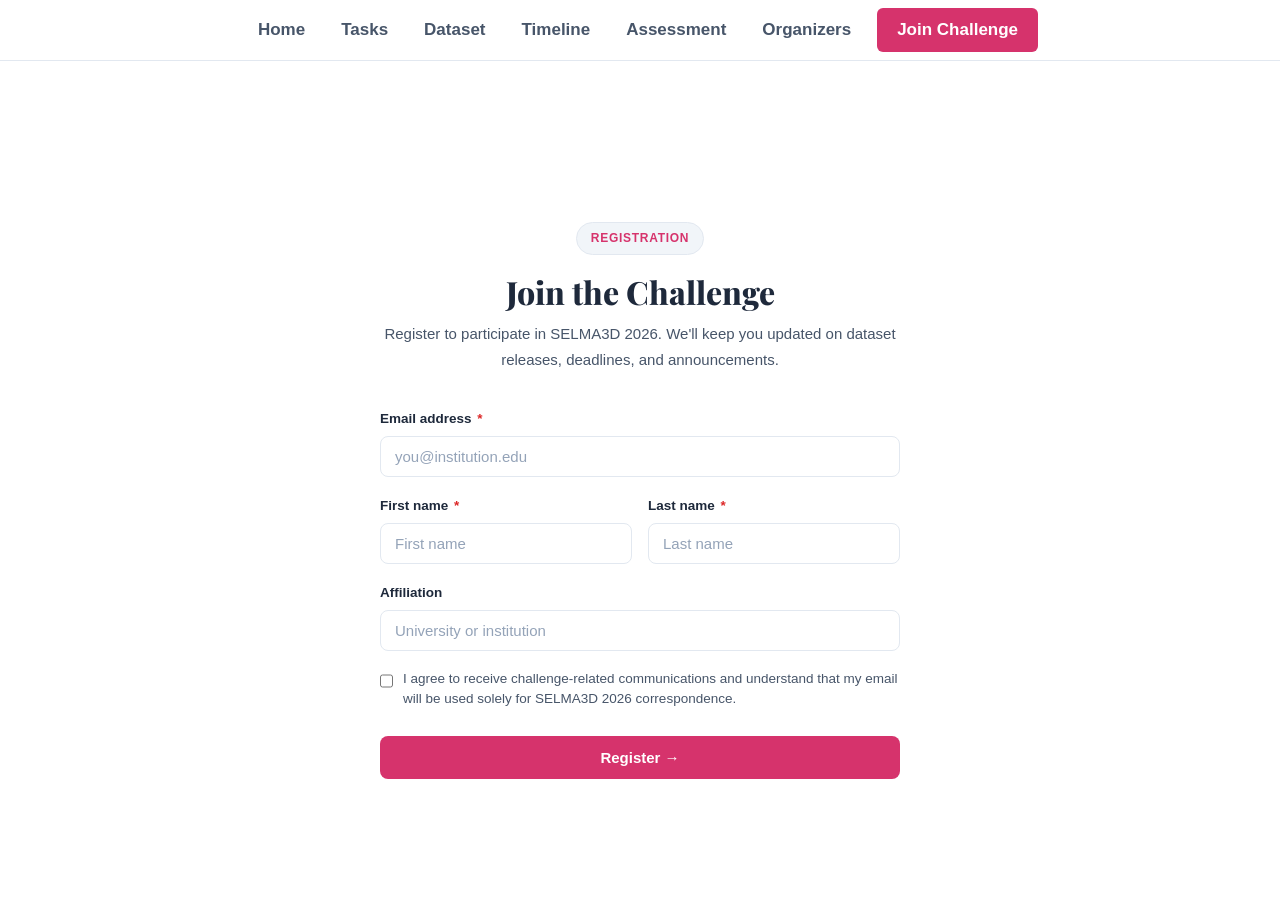
<file: Register.html>
<!DOCTYPE html>
<html lang="en">
<head>
    <meta charset="UTF-8">
    <meta name="viewport" content="width=device-width, initial-scale=1.0">
    <title>Register — SELMA3D 2026</title>
    <link rel="stylesheet" href="style.css">
    <style>
        body { min-height: 100vh; display: flex; flex-direction: column; }
        .page-wrapper { flex:1; display:flex; align-items:center; justify-content:center; padding:100px 24px 60px; }
        .reg-card { width:100%; max-width:520px; }
        .reg-header { text-align:center; margin-bottom:36px; }
        .reg-badge { display:inline-flex;align-items:center;gap:8px;background:var(--surface);border:1px solid var(--border);border-radius:999px;padding:5px 14px;font-size:12px;font-weight:600;color:var(--accent);letter-spacing:0.06em;text-transform:uppercase;margin-bottom:18px; }
        .reg-header h1 { font-family:var(--font-display);font-size:2rem;font-weight:800;line-height:1.2;margin-bottom:10px; }
        .reg-header p { color:var(--text-muted);font-size:15px; }
        .fg { margin-bottom:18px; }
        .fl { display:block;font-size:13.5px;font-weight:600;color:var(--text);margin-bottom:5px; }
        .fl .req { color:#dc2626;margin-left:2px; }
        .fi { width:100%;padding:11px 14px;font-size:15px;font-family:var(--font-body);color:var(--text);background:var(--bg);border:1px solid var(--border);border-radius:var(--radius-sm);outline:none;transition:border-color .2s,box-shadow .2s; }
        .fi:focus { border-color:var(--accent);box-shadow:0 0 0 3px var(--accent-glow); }
        .fi::placeholder { color:var(--text-dim); }
        .fr { display:grid;grid-template-columns:1fr 1fr;gap:16px; }
        .fe { font-size:13px;color:#dc2626;margin-top:5px;display:none; }
        .fc { display:flex;align-items:flex-start;gap:10px;margin-top:4px; }
        .fc input[type="checkbox"] { margin-top:4px;accent-color:var(--accent);width:16px;height:16px;cursor:pointer; }
        .fc label { font-size:13.5px;color:var(--text-muted);cursor:pointer;line-height:1.5; }
        .btn-sub { width:100%;padding:13px 28px;font-size:15px;font-weight:600;font-family:var(--font-body);color:#fff;background:var(--accent);border:none;border-radius:var(--radius-sm);cursor:pointer;transition:all .2s;margin-top:8px; }
        .btn-sub:hover { filter:brightness(1.1);transform:translateY(-1px); }
        .btn-sub:disabled { opacity:.5;cursor:not-allowed;transform:none;filter:none; }
        .ok-msg { display:none;text-align:center;padding:40px 0; }
        .ok-icon { width:64px;height:64px;border-radius:50%;background:rgba(5,150,105,0.1);display:flex;align-items:center;justify-content:center;margin:0 auto 20px;font-size:28px; }
        .ok-msg h2 { font-family:var(--font-display);font-size:1.5rem;font-weight:700;margin-bottom:10px; }
        .ok-msg p { color:var(--text-muted);font-size:15px;margin-bottom:24px; }
        .btn-back { display:inline-flex;align-items:center;gap:6px;padding:10px 24px;font-size:14px;font-weight:600;color:var(--accent);background:var(--accent-glow);border:1px solid var(--border);border-radius:var(--radius-sm);text-decoration:none;transition:all .2s; }
        .btn-back:hover { border-color:var(--accent);text-decoration:none; }
        @media(max-width:540px){.fr{grid-template-columns:1fr}.reg-header h1{font-size:1.6rem}}
    </style>
</head>
<body>

<nav class="navbar" id="navbar"><div class="container nav-inner"><button class="nav-toggle" onclick="toggleNav()">☰</button><div class="nav-links"><a href="Home.html">Home</a><a href="Tasks.html">Tasks</a><a href="Dataset.html">Dataset</a><a href="Timeline.html">Timeline</a><a href="Assessment.html">Assessment</a><a href="Organizers.html">Organizers</a><a href="Register.html" class="nav-join">Join Challenge</a></div></div></nav>

<div class="page-wrapper">
    <div class="reg-card">
        <div id="formSection">
            <div class="reg-header">
                <div class="reg-badge">Registration</div>
                <h1>Join the Challenge</h1>
                <p>Register to participate in SELMA3D 2026. We'll keep you updated on dataset releases, deadlines, and announcements.</p>
            </div>
            <div class="fg">
                <label class="fl">Email address <span class="req">*</span></label>
                <input type="email" id="email" class="fi" placeholder="you@institution.edu" required>
                <div class="fe" id="emailError">Please enter a valid email address.</div>
            </div>
            <div class="fr">
                <div class="fg"><label class="fl">First name <span class="req">*</span></label><input type="text" id="firstName" class="fi" placeholder="First name" required></div>
                <div class="fg"><label class="fl">Last name <span class="req">*</span></label><input type="text" id="lastName" class="fi" placeholder="Last name" required></div>
            </div>
            <div class="fg"><label class="fl">Affiliation</label><input type="text" id="affiliation" class="fi" placeholder="University or institution"></div>
            <div class="fg"><div class="fc"><input type="checkbox" id="agreeTerms"><label for="agreeTerms">I agree to receive challenge-related communications and understand that my email will be used solely for SELMA3D 2026 correspondence.</label></div></div>
            <button class="btn-sub" id="submitBtn" onclick="handleSubmit()">Register →</button>
        </div>
        <div class="ok-msg" id="successSection">
            <div class="ok-icon">✓</div>
            <h2>You're registered!</h2>
            <p>Thank you for your interest in SELMA3D 2026. We'll be in touch with updates on dataset releases and key dates.</p>
            <a href="Home.html" class="btn-back">← Back to SELMA3D 2026</a>
        </div>
    </div>
</div>

<script src="main.js"></script>
<script>
async function handleSubmit(){
    const e=document.getElementById('email').value.trim();
    const fn=document.getElementById('firstName').value.trim();
    const ln=document.getElementById('lastName').value.trim();
    const af=document.getElementById('affiliation').value.trim();
    const ag=document.getElementById('agreeTerms').checked;
    const ee=document.getElementById('emailError');
    const sb=document.getElementById('submitBtn');

    if(!/^[^\s@]+@[^\s@]+\.[^\s@]+$/.test(e)){ee.style.display='block';document.getElementById('email').focus();return;}
    ee.style.display='none';
    if(!fn||!ln){alert('Please fill in your first and last name.');return;}
    if(!ag){alert('Please agree to receive challenge communications to proceed.');return;}
    sb.disabled=true;sb.textContent='Submitting...';

    const GOOGLE_SCRIPT_URL='https://script.google.com/macros/s/AKfycbySjNAccoddC527lorMLjuH4BcuN6WMTfZlH1SbY2_weyLIF-a0ezu_USSZ5emMKuFb/exec';

    try {
        const formData = new FormData();
        formData.append('email', e);
        formData.append('name', fn + ' ' + ln);
        formData.append('affiliation', af || '');

        await fetch(GOOGLE_SCRIPT_URL, {
            method: 'POST',
            mode: 'no-cors',
            body: formData
        });

        document.getElementById('formSection').style.display='none';
        document.getElementById('successSection').style.display='block';
    } catch(err) {
        alert('Something went wrong. Please try again or contact Ying.Chen@campus.lmu.de directly.');
        sb.disabled=false;
        sb.textContent='Register →';
    }
}
document.getElementById('email').addEventListener('input',()=>{document.getElementById('emailError').style.display='none';});
</script>
</body></html>
</file>
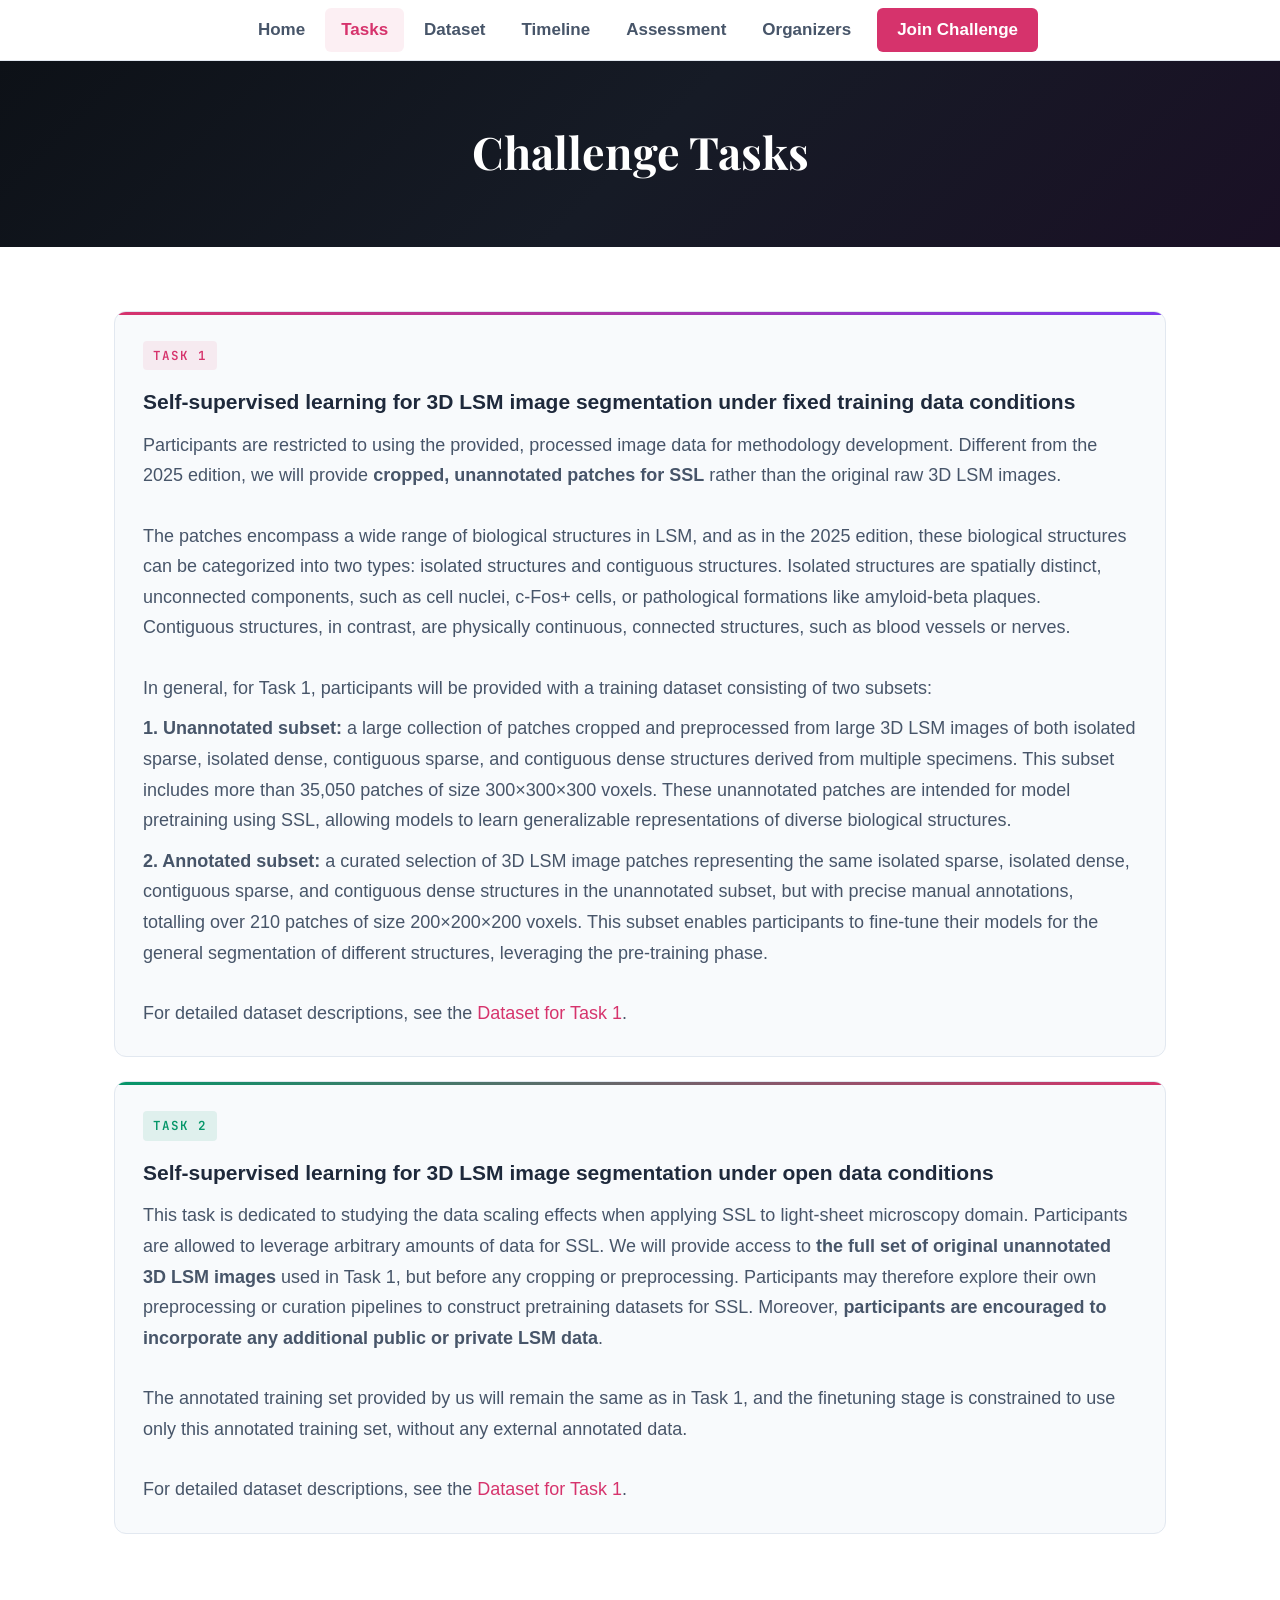
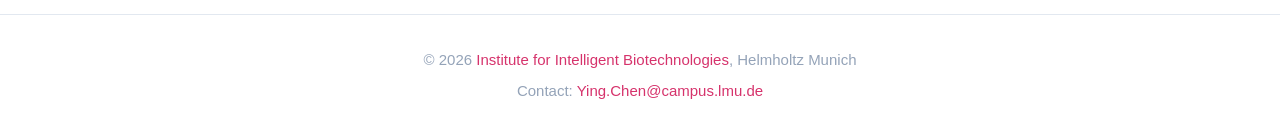
<file: Tasks.html>
<!DOCTYPE html><html lang="en"><head><meta charset="UTF-8"><meta name="viewport" content="width=device-width,initial-scale=1.0"><title>Tasks — SELMA3D 2026</title><link rel="stylesheet" href="style.css"></head><body>
<nav class="navbar" id="navbar"><div class="container nav-inner"><button class="nav-toggle" onclick="toggleNav()">☰</button><div class="nav-links"><a href="Home.html">Home</a><a href="Tasks.html">Tasks</a><a href="Dataset.html">Dataset</a><a href="Timeline.html">Timeline</a><a href="Assessment.html">Assessment</a><a href="Organizers.html">Organizers</a><a href="https://selma3d2026.grand-challenge.org/" target="_blank" class="nav-join">Join Challenge</a></div></div></nav>
<div class="page-header"><div class="hero-particles"><span></span><span></span><span></span><span></span><span></span><span></span><span></span><span></span><span></span><span></span><span></span><span></span><span></span><span></span><span></span><span></span><span></span><span></span><span></span><span></span><span></span><span></span><span></span><span></span><span></span><span></span><span></span><span></span><span></span><span></span><span></span><span></span><span></span><span></span><span></span></div><div class="container"><h1>Challenge Tasks</h1></div></div>
<div class="content"><div class="container">
<div class="fade-in">
    <div class="card" style="margin-bottom:24px;">
        <span class="card-tag">Task 1</span>
        <h3>Self-supervised learning for 3D LSM image segmentation under <strong>fixed training data conditions</strong></h3>
        <p>Participants are restricted to using the provided, processed image data for methodology development. Different from the 2025 edition, we will provide <strong>cropped, unannotated patches for SSL</strong> rather than the original raw 3D LSM images.</p>
        <br>
        <p>The patches encompass a wide range of biological structures in LSM, and as in the 2025 edition, these biological structures can be categorized into two types: isolated structures and contiguous structures. Isolated structures are spatially distinct, unconnected components, such as cell nuclei, c-Fos+ cells, or pathological formations like amyloid-beta plaques. Contiguous structures, in contrast, are physically continuous, connected structures, such as blood vessels or nerves.</p>
        <br>
        <p>In general, for Task 1, participants will be provided with a training dataset consisting of two subsets:</p>
        <p style="margin-top:10px"><strong>1. Unannotated subset:</strong> a large collection of patches cropped and preprocessed from large 3D LSM images of both isolated sparse, isolated dense, contiguous sparse, and contiguous dense structures derived from multiple specimens. This subset includes more than 35,050 patches of size 300×300×300 voxels. These unannotated patches are intended for model pretraining using SSL, allowing models to learn generalizable representations of diverse biological structures.</p>
        <p style="margin-top:10px"><strong>2. Annotated subset:</strong> a curated selection of 3D LSM image patches representing the same isolated sparse, isolated dense, contiguous sparse, and contiguous dense structures in the unannotated subset, but with precise manual annotations, totalling over 210 patches of size 200×200×200 voxels. This subset enables participants to fine-tune their models for the general segmentation of different structures, leveraging the pre-training phase.</p>
        <br>
        <p>For detailed dataset descriptions, see the <a href="Dataset-Task1.html">Dataset for Task 1</a>.</p>
    </div>
    <div class="card">
        <span class="card-tag">Task 2</span>
        <h3>Self-supervised learning for 3D LSM image segmentation under <strong>open data conditions</strong></h3>
        <p>This task is dedicated to studying the data scaling effects when applying SSL to light-sheet microscopy domain. Participants are allowed to leverage arbitrary amounts of data for SSL. We will provide access to <strong>the full set of original unannotated 3D LSM images</strong> used in Task 1, but before any cropping or preprocessing. Participants may therefore explore their own preprocessing or curation pipelines to construct pretraining datasets for SSL. Moreover, <strong>participants are encouraged to incorporate any additional public or private LSM data</strong>.</p>
        <br>
        <p>The annotated training set provided by us will remain the same as in Task 1, and the finetuning stage is constrained to use only this annotated training set, without any external annotated data.</p>
        <br>
        <p>For detailed dataset descriptions, see the <a href="Dataset-Task2.html">Dataset for Task 1</a>.</p>
    </div>
</div>
</div></div>
<footer class="footer"><div class="container"><p>© 2026 <a href="https://www.helmholtz-munich.de/en/bioengineering-center/ibio" target="_blank">Institute for Intelligent Biotechnologies</a>, Helmholtz Munich</p><p style="margin-top:6px">Contact: <a href="mailto:Ying.Chen@campus.lmu.de">Ying.Chen@campus.lmu.de</a></p></div></footer><script src="main.js"></script></body></html>
</file>
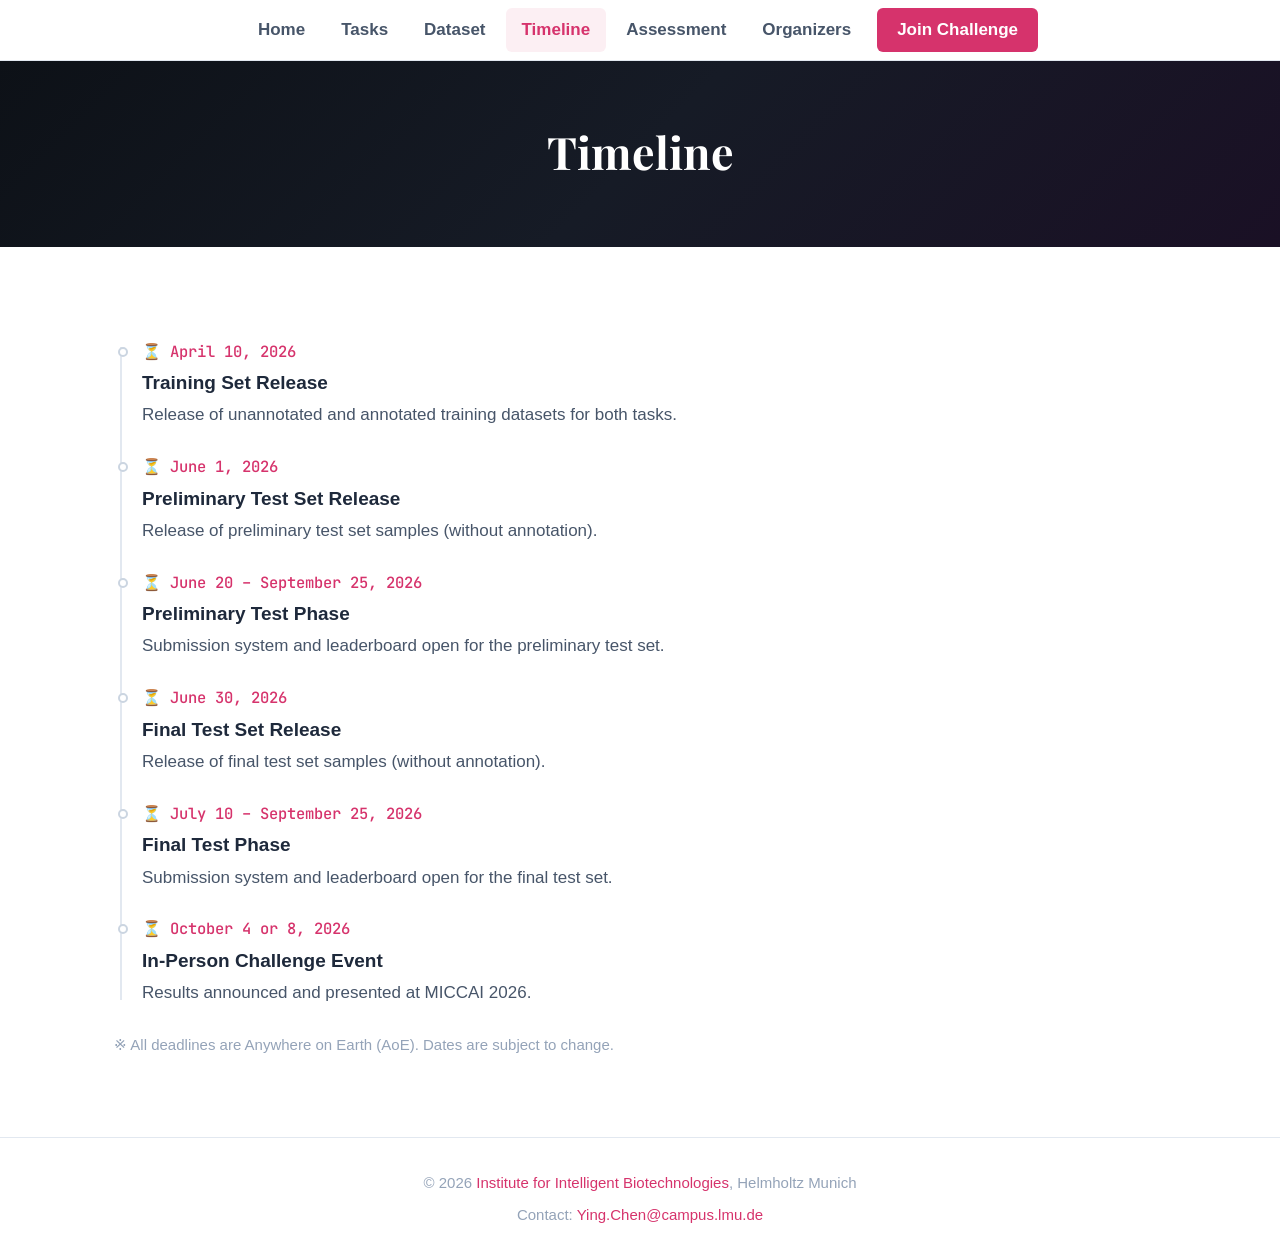
<file: Timeline.html>
<!DOCTYPE html><html lang="en"><head><meta charset="UTF-8"><meta name="viewport" content="width=device-width,initial-scale=1.0"><title>Tasks — SELMA3D 2026</title><link rel="stylesheet" href="style.css"></head><body>
<nav class="navbar" id="navbar"><div class="container nav-inner"><button class="nav-toggle" onclick="toggleNav()">☰</button><div class="nav-links"><a href="Home.html">Home</a><a href="Tasks.html">Tasks</a><a href="Dataset.html">Dataset</a><a href="Timeline.html">Timeline</a><a href="Assessment.html">Assessment</a><a href="Organizers.html">Organizers</a><a href="https://selma3d2026.grand-challenge.org/" target="_blank" class="nav-join">Join Challenge</a></div></div></nav>
<div class="page-header"><div class="hero-particles"><span></span><span></span><span></span><span></span><span></span><span></span><span></span><span></span><span></span><span></span><span></span><span></span><span></span><span></span><span></span><span></span><span></span><span></span><span></span><span></span><span></span><span></span><span></span><span></span><span></span><span></span><span></span><span></span><span></span><span></span><span></span><span></span><span></span><span></span><span></span></div><div class="container"><h1>Timeline</h1></div></div>
<div class="content"><div class="container">
<div class="fade-in">
<div class="timeline">
    <div class="tl-item">
        <div class="tl-date">⏳ April 10, 2026</div>
        <div class="tl-title">Training Set Release</div>
        <div class="tl-desc">Release of unannotated and annotated training datasets for both tasks.</div>
    </div>
    <div class="tl-item">
        <div class="tl-date">⏳ June 1, 2026</div>
        <div class="tl-title">Preliminary Test Set Release</div>
        <div class="tl-desc">Release of preliminary test set samples (without annotation).</div>
    </div>
    <div class="tl-item">
        <div class="tl-date">⏳ June 20 – September 25, 2026</div>
        <div class="tl-title">Preliminary Test Phase</div>
        <div class="tl-desc">Submission system and leaderboard open for the preliminary test set.</div>
    </div>
    <div class="tl-item">
        <div class="tl-date">⏳ June 30, 2026</div>
        <div class="tl-title">Final Test Set Release</div>
        <div class="tl-desc">Release of final test set samples (without annotation).</div>
    </div>
    <div class="tl-item">
        <div class="tl-date">⏳ July 10 – September 25, 2026</div>
        <div class="tl-title">Final Test Phase</div>
        <div class="tl-desc">Submission system and leaderboard open for the final test set.</div>
    </div>
    <div class="tl-item">
        <div class="tl-date">⏳ October 4 or 8, 2026</div>
        <div class="tl-title">In-Person Challenge Event</div>
        <div class="tl-desc">Results announced and presented at MICCAI 2026.</div>
    </div>
</div>
<p style="font-size:15px;color:var(--text-dim);margin-top:24px">※ All deadlines are Anywhere on Earth (AoE). Dates are subject to change.</p>
</div>
</div></div>
<footer class="footer"><div class="container"><p>© 2026 <a href="https://www.helmholtz-munich.de/en/bioengineering-center/ibio" target="_blank">Institute for Intelligent Biotechnologies</a>, Helmholtz Munich</p><p style="margin-top:6px">Contact: <a href="mailto:Ying.Chen@campus.lmu.de">Ying.Chen@campus.lmu.de</a></p></div></footer><script src="main.js"></script></body></html>
</file>
<file: style.css>
@import url('https://fonts.googleapis.com/css2?family=DM+Sans:ital,opsz,wght@0,9..40,300..700;1,9..40,300..700&family=JetBrains+Mono:wght@400;500&family=Playfair+Display:wght@700;800&display=swap');

:root {
    --bg: #ffffff;
    --bg-card: #f8fafc;
    --bg-card-hover: #f1f5f9;
    --surface: #f1f5f9;
    --border: #e2e8f0;
    --border-accent: #cbd5e1;
    --text: #1e293b;
    --text-muted: #475569;
    --text-dim: #94a3b8;
    --accent: #d6336c;
    --accent-glow: rgba(214, 51, 108, 0.08);
    --accent2: #7c3aed;
    --accent3: #059669;
    --accent4: #ea580c;
    --gradient-hero: linear-gradient(135deg, #f8fafc 0%, #eef2ff 40%, #f0f9ff 100%);
    --font-body: Arial, Helvetica, sans-serif;
    --font-display: 'Playfair Display', serif;
    --font-mono: 'JetBrains Mono', monospace;
    --radius: 12px;
    --radius-sm: 8px;
    --shadow: 0 4px 24px rgba(0,0,0,0.06);
}

*, *::before, *::after { margin: 0; padding: 0; box-sizing: border-box; }
html { scroll-behavior: smooth; }
body {
    font-family: var(--font-body);
    background: var(--bg);
    color: var(--text);
    line-height: 1.7;
    font-size: 17.5px;
    -webkit-font-smoothing: antialiased;
}
.container { max-width: 1100px; margin: 0 auto; padding: 0 24px; }
a { color: var(--accent); text-decoration: none; }
a:hover { text-decoration: underline; }

/* ══════════════════ NAVBAR ══════════════════ */
.navbar {
    position: sticky; top: 0; z-index: 100;
    background: rgba(255,255,255,0.92);
    backdrop-filter: blur(14px);
    border-bottom: 1px solid var(--border);
    transition: box-shadow 0.3s;
}
.navbar.scrolled { box-shadow: 0 2px 20px rgba(0,0,0,0.06); }
.nav-inner {
    display: flex; align-items: center; justify-content: center;
    height: 60px;
}
.nav-brand { display: none; }
.nav-links { display: flex; gap: 4px; align-items: center; }
.nav-links a {
    color: var(--text-muted);
    text-decoration: none;
    font-size: 17px;
    font-weight: 700;
    padding: 8px 16px;
    border-radius: 6px;
    transition: all 0.15s;
    white-space: nowrap;
}
.nav-links a:hover { color: var(--text); background: var(--accent-glow); text-decoration: none; }
.nav-links a.active { color: var(--accent); background: var(--accent-glow); font-weight: 700; }
.nav-links .nav-join {
    background: var(--accent); color: #fff !important;
    font-weight: 700; padding: 8px 20px; margin-left: 6px;
}
.nav-links .nav-join:hover { opacity: 0.9; background: var(--accent); }
.nav-toggle { display: none; background: none; border: none; font-size: 22px; cursor: pointer; color: var(--text); }

/* ══════════════════ HERO (Home only) ══════════════════ */
.hero {
    padding: 64px 0 56px;
    background: linear-gradient(135deg, #0d1117 0%, #161b26 50%, #1a1025 100%);
    text-align: center;
    border-bottom: 1px solid var(--border);
    position: relative;
    overflow: hidden;
    min-height: 220px;
}
.hero h1 { color: #fff; }
.hero h1 .highlight {
    background: linear-gradient(135deg, #e64980, #ff6b9d);
    -webkit-background-clip: text; -webkit-text-fill-color: transparent; background-clip: text;
}
.hero-sub { font-size: 16.5px; color: rgba(255,255,255,0.6); max-width: 620px; margin: 0 auto 24px; line-height: 1.6; }
.hero::before {
    content: none;
}

/* Floating particles container */
.hero-particles {
    position: absolute; inset: 0; overflow: hidden; pointer-events: none;
}
.hero-particles span {
    position: absolute;
    border-radius: 50%;
    opacity: 0;
    animation: drift linear infinite;
}
@keyframes drift {
    0% { transform: translate(0, 0) scale(0.8); opacity: 0; }
    8% { opacity: 1; }
    50% { transform: translate(40px, -30px) scale(1.2); }
    92% { opacity: 1; }
    100% { transform: translate(-20px, 20px) scale(0.8); opacity: 0; }
}
@keyframes driftAlt {
    0% { transform: translate(0, 0) scale(1); opacity: 0; }
    8% { opacity: 1; }
    50% { transform: translate(-35px, 25px) scale(1.3); }
    92% { opacity: 1; }
    100% { transform: translate(25px, -15px) scale(0.9); opacity: 0; }
}
@keyframes driftSlow {
    0% { transform: translate(0, 0) scale(0.9); opacity: 0; }
    10% { opacity: 1; }
    50% { transform: translate(20px, -40px) scale(1.15); }
    90% { opacity: 1; }
    100% { transform: translate(-15px, 10px) scale(0.9); opacity: 0; }
}
/* Row 1 — small bright dots */
.hero-particles span:nth-child(1)  { width:5px;  height:5px;  top:15%; left:3%;  background:rgba(230,73,128,0.9);  animation: drift 5s 0s infinite; }
.hero-particles span:nth-child(2)  { width:4px;  height:4px;  top:60%; left:7%;  background:rgba(52,211,153,0.85); animation: driftAlt 6s 0.5s infinite; }
.hero-particles span:nth-child(3)  { width:5px;  height:5px;  top:35%; left:12%; background:rgba(99,179,237,0.9);  animation: drift 4.5s 1s infinite; }
.hero-particles span:nth-child(4)  { width:3px;  height:3px;  top:80%; left:16%; background:rgba(255,255,255,0.8);  animation: driftSlow 5.5s 0.2s infinite; }
.hero-particles span:nth-child(5)  { width:6px;  height:6px;  top:25%; left:20%; background:rgba(214,51,108,0.85); animation: driftAlt 5s 1.5s infinite; }
.hero-particles span:nth-child(6)  { width:4px;  height:4px;  top:70%; left:24%; background:rgba(167,139,250,0.85); animation: drift 6.5s 0.8s infinite; }
.hero-particles span:nth-child(7)  { width:5px;  height:5px;  top:45%; left:28%; background:rgba(52,211,153,0.9);  animation: driftSlow 4s 2s infinite; }
.hero-particles span:nth-child(8)  { width:3px;  height:3px;  top:10%; left:33%; background:rgba(255,255,255,0.75); animation: drift 5s 0.3s infinite; }
.hero-particles span:nth-child(9)  { width:6px;  height:6px;  top:55%; left:37%; background:rgba(230,73,128,0.85); animation: driftAlt 5.5s 1.2s infinite; }
.hero-particles span:nth-child(10) { width:4px;  height:4px;  top:85%; left:41%; background:rgba(99,179,237,0.8);  animation: drift 6s 0.6s infinite; }
/* Row 2 — medium glowing orbs */
.hero-particles span:nth-child(11) { width:10px; height:10px; top:30%; left:5%;  background:rgba(214,51,108,0.35); animation: driftSlow 10s 0s infinite; box-shadow:0 0 18px rgba(214,51,108,0.6); }
.hero-particles span:nth-child(12) { width:12px; height:12px; top:50%; left:22%; background:rgba(52,211,153,0.3);  animation: driftAlt 12s 1s infinite; box-shadow:0 0 22px rgba(52,211,153,0.5); }
.hero-particles span:nth-child(13) { width:9px;  height:9px;  top:20%; left:40%; background:rgba(167,139,250,0.3); animation: drift 11s 0.5s infinite; box-shadow:0 0 16px rgba(167,139,250,0.55); }
/* Row 3 — right side small dots */
.hero-particles span:nth-child(14) { width:5px;  height:5px;  top:40%; left:46%; background:rgba(214,51,108,0.9);  animation: drift 4.5s 0.4s infinite; }
.hero-particles span:nth-child(15) { width:4px;  height:4px;  top:75%; left:50%; background:rgba(255,255,255,0.8);  animation: driftAlt 5s 1.8s infinite; }
.hero-particles span:nth-child(16) { width:6px;  height:6px;  top:20%; left:54%; background:rgba(52,211,153,0.85); animation: driftSlow 6s 0.7s infinite; }
.hero-particles span:nth-child(17) { width:3px;  height:3px;  top:65%; left:58%; background:rgba(230,73,128,0.85); animation: drift 5.5s 2.2s infinite; }
.hero-particles span:nth-child(18) { width:5px;  height:5px;  top:35%; left:63%; background:rgba(99,179,237,0.9);  animation: driftAlt 4s 0.9s infinite; }
.hero-particles span:nth-child(19) { width:4px;  height:4px;  top:80%; left:67%; background:rgba(167,139,250,0.85); animation: driftSlow 5s 1.4s infinite; }
.hero-particles span:nth-child(20) { width:6px;  height:6px;  top:15%; left:72%; background:rgba(214,51,108,0.9);  animation: drift 6s 0.1s infinite; }
.hero-particles span:nth-child(21) { width:3px;  height:3px;  top:55%; left:76%; background:rgba(255,255,255,0.75); animation: driftAlt 4.5s 2.5s infinite; }
.hero-particles span:nth-child(22) { width:5px;  height:5px;  top:45%; left:80%; background:rgba(52,211,153,0.9);  animation: drift 5.5s 0.6s infinite; }
.hero-particles span:nth-child(23) { width:4px;  height:4px;  top:70%; left:85%; background:rgba(230,73,128,0.8);  animation: driftSlow 6.5s 1.1s infinite; }
.hero-particles span:nth-child(24) { width:5px;  height:5px;  top:25%; left:89%; background:rgba(99,179,237,0.85); animation: driftAlt 5s 0.3s infinite; }
.hero-particles span:nth-child(25) { width:3px;  height:3px;  top:85%; left:93%; background:rgba(255,255,255,0.7);  animation: drift 4s 1.6s infinite; }
.hero-particles span:nth-child(26) { width:6px;  height:6px;  top:50%; left:97%; background:rgba(167,139,250,0.85); animation: driftSlow 5.5s 0.8s infinite; }
/* Row 4 — large soft glowing orbs right side */
.hero-particles span:nth-child(27) { width:14px; height:14px; top:60%; left:55%; background:rgba(214,51,108,0.2);  animation: driftAlt 13s 0.5s infinite; box-shadow:0 0 25px rgba(214,51,108,0.5); }
.hero-particles span:nth-child(28) { width:11px; height:11px; top:40%; left:75%; background:rgba(52,211,153,0.2);  animation: drift 11s 2s infinite; box-shadow:0 0 20px rgba(52,211,153,0.45); }
.hero-particles span:nth-child(29) { width:13px; height:13px; top:25%; left:90%; background:rgba(167,139,250,0.18); animation: driftSlow 14s 1s infinite; box-shadow:0 0 22px rgba(167,139,250,0.5); }
/* Row 5 — extra tiny sparkles */
.hero-particles span:nth-child(30) { width:2px; height:2px; top:10%; left:45%; background:rgba(255,255,255,0.9); animation: drift 3s 0.1s infinite; }
.hero-particles span:nth-child(31) { width:2px; height:2px; top:90%; left:30%; background:rgba(255,255,255,0.85); animation: driftAlt 3.5s 0.7s infinite; }
.hero-particles span:nth-child(32) { width:2px; height:2px; top:50%; left:10%; background:rgba(255,255,255,0.8); animation: driftSlow 3s 1.3s infinite; }
.hero-particles span:nth-child(33) { width:2px; height:2px; top:30%; left:60%; background:rgba(255,255,255,0.85); animation: drift 3.5s 0.4s infinite; }
.hero-particles span:nth-child(34) { width:2px; height:2px; top:75%; left:88%; background:rgba(255,255,255,0.9); animation: driftAlt 3s 1.9s infinite; }
.hero-particles span:nth-child(35) { width:2px; height:2px; top:5%;  left:70%; background:rgba(255,255,255,0.8); animation: driftSlow 4s 0.2s infinite; }

.hero-content { position: relative; z-index: 2; max-width: 800px; margin: 0 auto; }
.hero h1 {
    font-family: var(--font-body);
    font-size: clamp(1.6rem, 3.5vw, 2.3rem);
    font-weight: 700; line-height: 1.2;
    letter-spacing: -0.01em; margin-bottom: 12px;
}
.hero-actions { display: flex; gap: 12px; justify-content: center; flex-wrap: wrap; }

/* ══════════════════ PAGE HEADER (subpages) ══════════════════ */
.page-header {
    padding: 64px 0 56px;
    background: linear-gradient(135deg, #0d1117 0%, #161b26 50%, #1a1025 100%);
    position: relative; overflow: hidden;
    text-align: center;
    min-height: 180px;
}
.page-header::before {
    content: none;
}
.page-header .container { position: relative; z-index: 2; }
.page-header h1 { color: #fff; }
.page-header .page-label {
    font-family: var(--font-mono); font-size: 13.5px; font-weight: 600;
    text-transform: uppercase; letter-spacing: 0.1em; color: var(--accent); margin-bottom: 8px;
}
.page-header h1 {
    font-family: var(--font-display);
    font-size: clamp(2rem, 4.5vw, 2.8rem);
    font-weight: 700; line-height: 1.2; margin-bottom: 12px;
}
.page-header .page-desc { color: rgba(255,255,255,0.6); font-size: 19px; max-width: 680px; margin: 0 auto; }

/* ══════════════════ BUTTONS ══════════════════ */
.btn {
    display: inline-flex; align-items: center; gap: 8px;
    padding: 12px 28px; border-radius: var(--radius-sm);
    font-size: 16px; font-weight: 600; text-decoration: none;
    transition: all 0.2s; border: none; cursor: pointer;
}
.btn:hover { text-decoration: none; }
.btn-primary { background: var(--accent); color: #fff; }
.btn-primary:hover { filter: brightness(1.1); transform: translateY(-1px); }
.btn-outline { background: transparent; color: var(--text); border: 1px solid var(--border-accent); }
.btn-outline:hover { border-color: var(--accent); color: var(--accent); }
.hero .btn-outline { color: rgba(255,255,255,0.8); border-color: rgba(255,255,255,0.25); }
.hero .btn-outline:hover { color: #fff; border-color: rgba(255,255,255,0.5); }

/* ══════════════════ CONTENT SECTIONS ══════════════════ */
.content { padding: 64px 0 80px; }
.content h2 {
    font-family: var(--font-display);
    font-size: clamp(1.8rem, 3.5vw, 2.4rem);
    font-weight: 700; margin-bottom: 20px; line-height: 1.3;
}
.content h3 { font-size: 21px; font-weight: 700; margin: 28px 0 10px; }
.prose { color: var(--text-muted); font-size: 19px; max-width: 100%; line-height: 1.8; }
.prose + .prose { margin-top: 14px; }
.prose strong { color: var(--text); font-weight: 600; }
.prose em { color: var(--accent2); font-style: italic; }

/* ══════════════════ CARDS ══════════════════ */
.card-grid { display: grid; grid-template-columns: repeat(auto-fit, minmax(320px, 1fr)); gap: 20px; margin-top: 28px; }
.card {
    background: var(--bg-card); border: 1px solid var(--border);
    border-radius: var(--radius); padding: 28px; position: relative;
    overflow: hidden; transition: all 0.25s;
}
.card:hover { border-color: var(--border-accent); background: var(--bg-card-hover); transform: translateY(-2px); box-shadow: var(--shadow); }
.card::before { content: ''; position: absolute; top: 0; left: 0; right: 0; height: 3px; }
.card:nth-child(1)::before { background: linear-gradient(90deg, var(--accent), var(--accent2)); }
.card:nth-child(2)::before { background: linear-gradient(90deg, var(--accent3), var(--accent)); }
.card-tag {
    display: inline-block; font-family: var(--font-mono);
    font-size: 12.5px; font-weight: 600; text-transform: uppercase;
    letter-spacing: 0.08em; padding: 4px 10px; border-radius: 4px; margin-bottom: 14px;
}
.card:nth-child(1) .card-tag { background: var(--accent-glow); color: var(--accent); }
.card:nth-child(2) .card-tag { background: rgba(5,150,105,0.1); color: var(--accent3); }
.card h3 { font-size: 21px; font-weight: 700; margin: 0 0 10px; }
.card p { font-size: 18px; color: var(--text-muted); line-height: 1.7; }
.card-footer { margin-top: 14px; padding-top: 14px; border-top: 1px solid var(--border); font-size: 16px; color: var(--text-dim); }
.card-footer strong { color: var(--text-muted); }

/* ══════════════════ STAT GRID ══════════════════ */
.stat-grid { display: grid; grid-template-columns: repeat(auto-fit, minmax(220px, 1fr)); gap: 16px; margin-top: 24px; }
.stat-card {
    background: var(--surface); border: 1px solid var(--border);
    border-radius: var(--radius-sm); padding: 24px; text-align: center;
}
.stat-number {
    font-family: var(--font-display); font-size: 2rem; font-weight: 800;
    background: linear-gradient(135deg, #d6336c, #e64980);
    -webkit-background-clip: text; -webkit-text-fill-color: transparent; background-clip: text;
}
.stat-label { font-size: 17px; color: var(--text-muted); margin-top: 4px; }

/* ══════════════════ DATA TABLES ══════════════════ */
.data-table {
    width: 100%;
    margin-top: 12px;
    border-collapse: collapse;
    font-size: 17px;
}
.data-table thead th {
    text-align: left;
    padding: 12px 16px;
    background: var(--surface);
    border-bottom: 2px solid var(--border);
    font-weight: 700;
    color: var(--text);
    font-size: 16px;
}
.data-table tbody td {
    padding: 10px 16px;
    border-bottom: 1px solid var(--border);
    color: var(--text-muted);
}
.data-table tbody tr:hover {
    background: var(--bg-card-hover);
}

/* ══════════════════ TIMELINE ══════════════════ */
.timeline { margin-top: 28px; position: relative; padding-left: 28px; }
.timeline::before {
    content: ''; position: absolute; left: 6px; top: 8px; bottom: 8px;
    width: 2px; background: var(--border);
}
.tl-item { position: relative; padding-bottom: 24px; }
.tl-item:last-child { padding-bottom: 0; }
.tl-item::before {
    content: ''; position: absolute; left: -24px; top: 8px;
    width: 10px; height: 10px; border-radius: 50%;
    background: var(--bg); border: 2px solid var(--border-accent);
}
.tl-item.done::before { background: var(--accent3); border-color: var(--accent3); }
.tl-item.active::before { background: var(--accent); border-color: var(--accent); box-shadow: 0 0 10px rgba(214,51,108,0.2); }
.tl-date { font-family: var(--font-mono); font-size: 15.5px; color: var(--accent); font-weight: 500; }
.tl-title { font-size: 19px; font-weight: 600; margin-top: 2px; }
.tl-desc { font-size: 17px; color: var(--text-muted); margin-top: 2px; }

/* ══════════════════ METRIC LIST ══════════════════ */
.metric-list { margin-top: 20px; display: flex; flex-direction: column; gap: 12px; }
.metric-item {
    background: var(--surface); border: 1px solid var(--border);
    border-radius: var(--radius-sm); padding: 20px 24px;
    display: flex; align-items: center; gap: 16px;
}
.metric-icon {
    width: 40px; height: 40px; border-radius: 8px;
    display: flex; align-items: center; justify-content: center;
    font-size: 18px; flex-shrink: 0;
}
.metric-item:nth-child(1) .metric-icon { background: rgba(214, 51, 108, 0.1); }
.metric-item:nth-child(2) .metric-icon { background: rgba(124,58,237,0.1); }
.metric-item:nth-child(3) .metric-icon { background: rgba(5,150,105,0.1); }
.metric-name { font-weight: 600; font-size: 19px; }
.metric-desc { font-size: 17px; color: var(--text-muted); }

/* ── Ranking steps ── */
.rank-step {
    display: flex;
    align-items: flex-start;
    gap: 16px;
    padding: 16px 0;
    border-bottom: 1px solid var(--border);
}
.rank-step:last-child { border-bottom: none; }
.rank-num {
    flex-shrink: 0;
    width: 32px; height: 32px;
    border-radius: 50%;
    background: var(--accent);
    color: #fff;
    font-size: 15px;
    font-weight: 700;
    display: flex; align-items: center; justify-content: center;
}
.rank-step p {
    font-size: 18px;
    color: var(--text-muted);
    line-height: 1.7;
    padding-top: 3px;
}

/* ══════════════════ ORGANIZER LIST ══════════════════ */
.org-institution {
    margin-bottom: 28px;
    padding-bottom: 28px;
    border-bottom: 1px solid var(--border);
}
.org-institution:last-child {
    border-bottom: none;
    margin-bottom: 0;
    padding-bottom: 0;
}
.org-institution h3 {
    font-size: 19px;
    font-weight: 700;
    color: var(--text);
    margin-bottom: 6px;
}
.org-names {
    font-size: 18px;
    color: var(--text-muted);
    line-height: 1.7;
}

/* ── Contact block ── */
.contact-block {
    margin-top: 40px;
    padding: 36px 40px;
    background: var(--accent-glow);
    border: 1px solid var(--accent);
    border-radius: var(--radius);
    border-left: 4px solid var(--accent);
    display: flex;
    flex-direction: column;
    justify-content: center;
    align-items: center;
    text-align: center;
}
.contact-block h3 {
    font-size: 26px;
    font-weight: 800;
    color: var(--accent);
    margin-bottom: 12px;
}
.contact-block p {
    font-size: 17px;
    color: var(--text-muted);
    line-height: 1.8;
}
.contact-block strong {
    color: var(--text);
}

/* ══════════════════ REFERENCES ══════════════════ */
.ref-toggle {
    background: none; border: 1px solid var(--border);
    color: var(--text-muted); font-size: 13px; font-weight: 500;
    padding: 8px 16px; border-radius: 6px; cursor: pointer;
    margin-top: 20px; font-family: var(--font-body); transition: all 0.2s;
}
.ref-toggle:hover { border-color: var(--border-accent); color: var(--text); }
.ref-list {
    max-height: 0; overflow: hidden; transition: max-height 0.4s ease;
    font-size: 16px; color: var(--text-dim); line-height: 1.9;
}
.ref-list.open { max-height: 800px; margin-top: 12px; }

/* ══════════════════ FOOTER ══════════════════ */
.footer {
    padding: 32px 0; border-top: 1px solid var(--border);
    text-align: center; font-size: 15px; color: var(--text-dim);
}
.footer a { color: var(--accent); }

/* ══════════════════ ANIMATIONS ══════════════════ */
.fade-in { opacity: 0; transform: translateY(18px); transition: opacity 0.55s ease, transform 0.55s ease; }
.fade-in.visible { opacity: 1; transform: translateY(0); }
.hero-content { animation: slideUp 0.7s ease both; }
.hero-content img { animation: slideUp 0.5s ease 0.1s both; }
.hero-actions { animation: slideUp 0.5s ease 0.3s both; }
@keyframes slideUp { from { opacity:0; transform:translateY(20px); } to { opacity:1; transform:translateY(0); } }

/* ══════════════════ RESPONSIVE ══════════════════ */
@media (max-width: 768px) {
    .nav-links {
        display: none; position: absolute; top: 60px; left: 0; right: 0;
        background: var(--bg); border-bottom: 1px solid var(--border);
        flex-direction: column; padding: 10px 16px; gap: 2px;
        box-shadow: 0 8px 24px rgba(0,0,0,0.08);
    }
    .nav-links.open { display: flex; }
    .nav-toggle { display: block; }
    .hero { padding: 80px 0 60px; }
    .card-grid { grid-template-columns: 1fr; }
    .org-grid { grid-template-columns: repeat(auto-fill, minmax(130px, 1fr)); }
}
</file>
